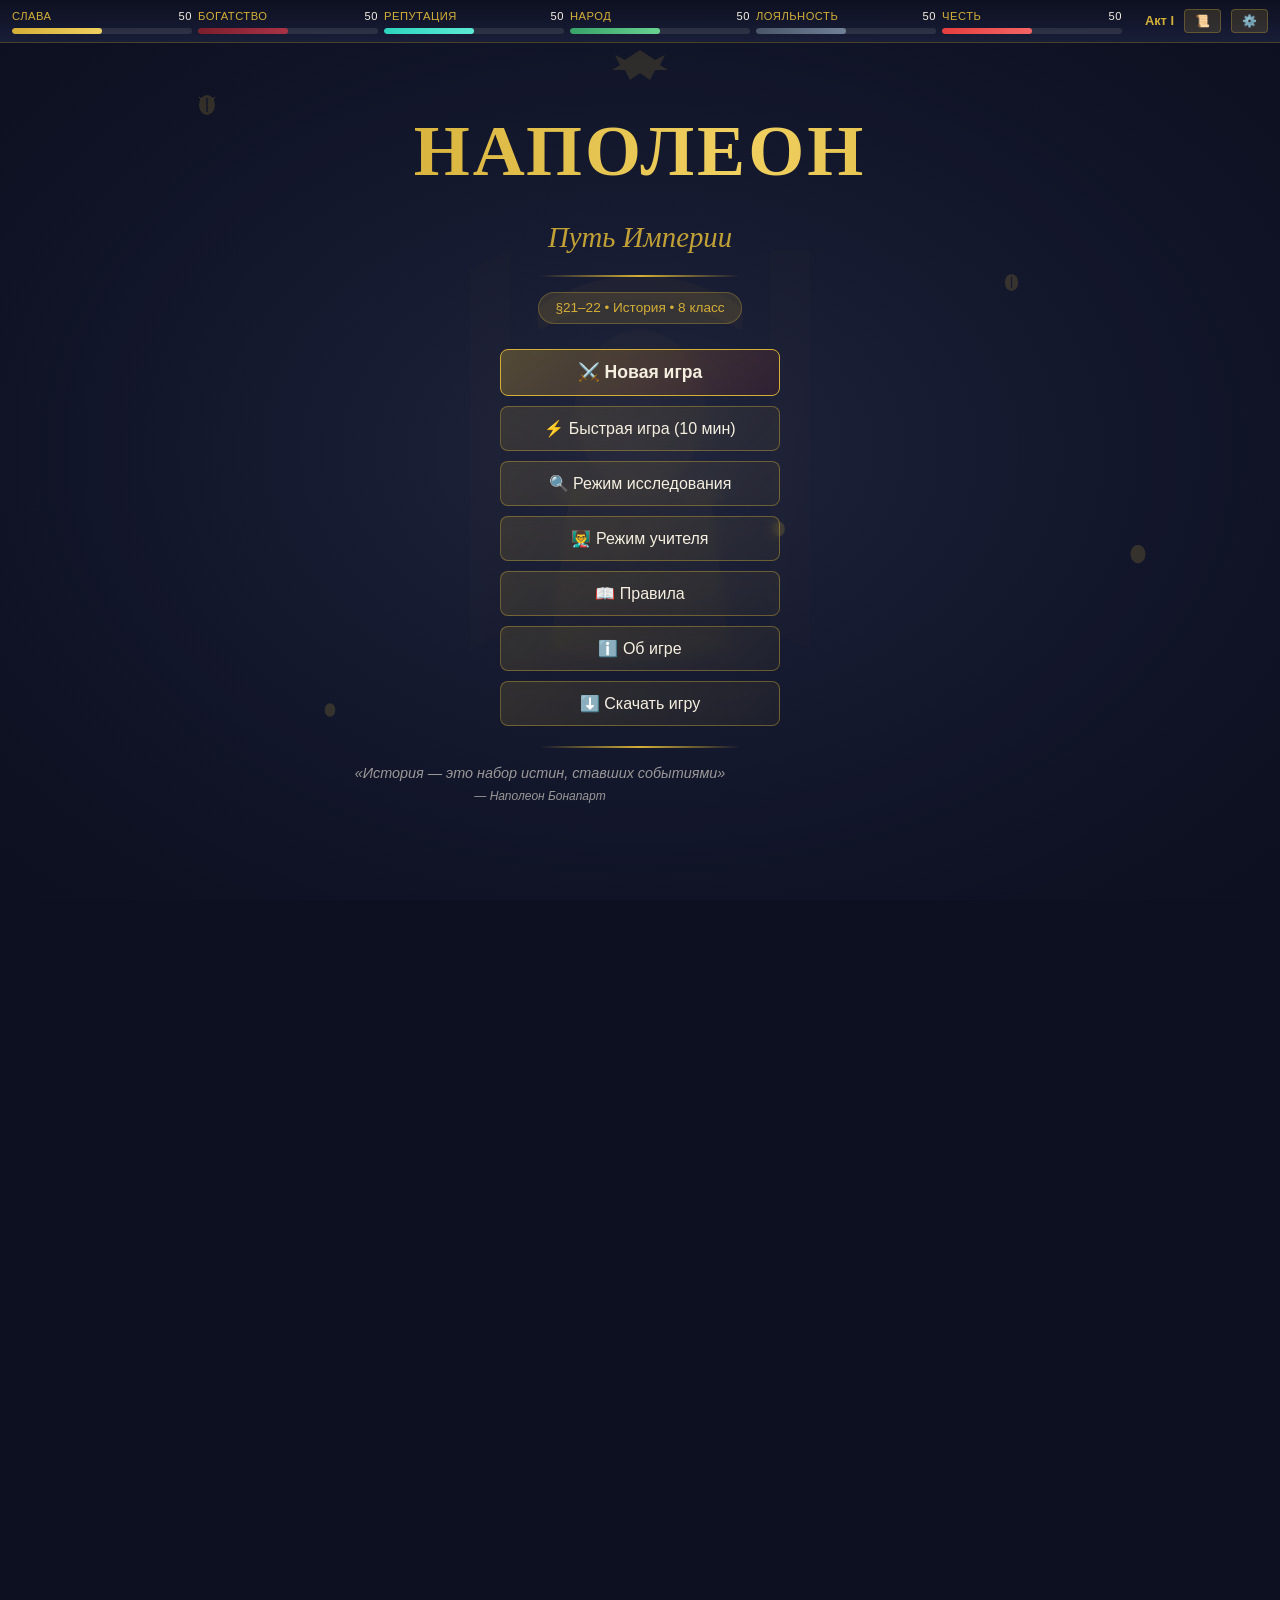
<file: public/napoleon-game.html>
<!DOCTYPE html>
<html lang="ru">
<head>
<meta charset="UTF-8">
<meta name="viewport" content="width=device-width, initial-scale=1.0">
<title>Наполеон: Путь Империи — §21-22, 8 класс</title>
<style>
/* ═══════════════ RESET & BASE ═══════════════ */
*,*::before,*::after{box-sizing:border-box;margin:0;padding:0}
:root{
--navy:#1a1f3a;--gold:#d4af37;--burgundy:#7b1e2b;--cream:#f5efe0;
--dark:#0d1020;--teal:#2dd4bf;--red:#e53e3e;--green:#38a169;
--font-head:Georgia,'Times New Roman',serif;
--font-body:'Segoe UI',Tahoma,Arial,sans-serif;
}
html,body{width:100%;height:100%;overflow:hidden;font-family:var(--font-body);font-size:16px;line-height:1.6;background:var(--dark);color:var(--cream)}
button{font-family:inherit;cursor:pointer;border:none;outline:none}
input,textarea{font-family:inherit;font-size:16px}
/* ═══════════════ ANIMATIONS ═══════════════ */
@keyframes fadeIn{from{opacity:0}to{opacity:1}}
@keyframes slideUp{from{opacity:0;transform:translateY(40px)}to{opacity:1;transform:translateY(0)}}
@keyframes popIn{from{opacity:0;transform:scale(.8)}to{opacity:1;transform:scale(1)}}
@keyframes glow{0%,100%{box-shadow:0 0 8px rgba(212,175,55,.4)}50%{box-shadow:0 0 20px rgba(212,175,55,.8)}}
@keyframes float{0%,100%{transform:translateY(0)}50%{transform:translateY(-10px)}}
@keyframes flicker{0%,100%{opacity:1}25%{opacity:.7}50%{opacity:.9}75%{opacity:.6}}
@keyframes march{0%{transform:translateX(-5px)}50%{transform:translateX(5px)}100%{transform:translateX(-5px)}}
@keyframes pulse{0%,100%{transform:scale(1)}50%{transform:scale(1.05)}}
@keyframes shake{0%,100%{transform:translateX(0)}20%{transform:translateX(-8px)}40%{transform:translateX(8px)}60%{transform:translateX(-4px)}80%{transform:translateX(4px)}}
@keyframes goldShimmer{0%{background-position:-200% center}100%{background-position:200% center}}
@keyframes beeFloat{0%,100%{transform:translateY(0) rotate(0deg)}25%{transform:translateY(-15px) rotate(5deg)}75%{transform:translateY(-8px) rotate(-3deg)}}
@keyframes eagleFly{0%{transform:translateX(-100px) translateY(20px)}50%{transform:translateX(50vw) translateY(-30px)}100%{transform:translateX(100vw) translateY(10px)}}
/* ═══════════════ SCREENS ═══════════════ */
.screen{display:none;width:100%;height:100%;position:absolute;top:0;left:0;overflow-y:auto;overflow-x:hidden}
.screen.active{display:block;animation:fadeIn .5s ease}
/* ═══════════════ PAPER TEXTURE BG ═══════════════ */
.paper-bg{background:linear-gradient(135deg,#1a1f3a 0%,#2a2f4a 50%,#1a1f3a 100%);position:relative}
.paper-bg::before{content:'';position:absolute;inset:0;background:repeating-linear-gradient(0deg,transparent,transparent 2px,rgba(245,239,224,.02) 2px,rgba(245,239,224,.02) 4px);pointer-events:none}
/* ═══════════════ MAIN MENU ═══════════════ */
#menu-screen{background:radial-gradient(ellipse at center,#2a2f4a 0%,#1a1f3a 60%,#0d1020 100%);display:flex;flex-direction:column;align-items:center;justify-content:center;text-align:center;padding:20px;position:relative;overflow:hidden}
.menu-portrait{position:absolute;top:50%;left:50%;transform:translate(-50%,-50%);opacity:.12;width:500px;height:600px;pointer-events:none}
.menu-overlay{position:absolute;inset:0;background:radial-gradient(ellipse at center,rgba(13,16,32,.3) 0%,rgba(13,16,32,.85) 100%);pointer-events:none}
.menu-bees{position:absolute;inset:0;pointer-events:none;overflow:hidden}
.menu-bee{position:absolute;animation:beeFloat 4s ease-in-infinite;opacity:.3}
.menu-bee:nth-child(1){top:10%;left:15%;animation-delay:0s}
.menu-bee:nth-child(2){top:30%;right:20%;animation-delay:1s}
.menu-bee:nth-child(3){bottom:20%;left:25%;animation-delay:2s}
.menu-bee:nth-child(4){top:60%;right:10%;animation-delay:.5s}
.menu-bee:nth-child(5){bottom:40%;left:60%;animation-delay:1.5s}
.menu-eagle{position:absolute;top:5%;animation:eagleFly 12s linear infinite;opacity:.15;pointer-events:none}
.menu-content{position:relative;z-index:2;max-width:600px;width:100%}
.menu-title{font-family:var(--font-head);font-size:clamp(2.5rem,8vw,4.5rem);font-weight:bold;background:linear-gradient(90deg,#d4af37,#f0d060,#d4af37,#b8942e);background-size:200% auto;-webkit-background-clip:text;-webkit-text-fill-color:transparent;background-clip:text;animation:goldShimmer 3s linear infinite;text-shadow:none;letter-spacing:3px;margin-bottom:5px}
.menu-subtitle{font-family:var(--font-head);font-size:clamp(1.2rem,4vw,1.8rem);color:var(--gold);font-style:italic;opacity:.9;margin-bottom:8px}
.menu-theme{display:inline-block;background:rgba(212,175,55,.15);border:1px solid rgba(212,175,55,.3);border-radius:20px;padding:4px 16px;font-size:.85rem;color:var(--gold);margin-bottom:25px}
.menu-buttons{display:flex;flex-direction:column;gap:10px;align-items:center;margin-bottom:20px}
.menu-btn{background:linear-gradient(135deg,rgba(212,175,55,.15),rgba(212,175,55,.05));border:1px solid rgba(212,175,55,.4);color:var(--cream);padding:12px 32px;border-radius:8px;font-size:1rem;width:280px;max-width:90%;transition:all .3s;backdrop-filter:blur(4px);text-align:center}
.menu-btn:hover{background:linear-gradient(135deg,rgba(212,175,55,.3),rgba(212,175,55,.1));border-color:var(--gold);animation:glow 1.5s infinite;transform:translateY(-2px)}
.menu-btn.primary{background:linear-gradient(135deg,rgba(212,175,55,.3),rgba(123,30,43,.2));border-color:var(--gold);font-weight:bold;font-size:1.1rem}
.menu-quote{font-style:italic;color:rgba(245,239,224,.6);font-size:.9rem;max-width:400px;margin-top:10px;line-height:1.5}
.menu-ornament{width:200px;height:2px;background:linear-gradient(90deg,transparent,var(--gold),transparent);margin:15px auto}
/* ═══════════════ CHARACTER CREATION ═══════════════ */
#create-screen{padding:20px;display:flex;flex-direction:column;align-items:center;justify-content:flex-start;padding-top:40px}
.create-card{background:rgba(26,31,58,.9);border:1px solid rgba(212,175,55,.3);border-radius:12px;padding:30px;max-width:600px;width:100%;animation:slideUp .6s ease}
.create-card h2{font-family:var(--font-head);color:var(--gold);font-size:1.8rem;text-align:center;margin-bottom:20px}
.form-group{margin-bottom:20px}
.form-group label{display:block;color:var(--gold);font-size:.95rem;margin-bottom:6px;font-weight:600}
.form-group input[type="text"]{width:100%;padding:10px 14px;background:rgba(245,239,224,.08);border:1px solid rgba(212,175,55,.3);border-radius:6px;color:var(--cream);font-size:1rem}
.form-group input:focus{border-color:var(--gold);outline:none;box-shadow:0 0 8px rgba(212,175,55,.3)}
.role-cards,.origin-cards{display:grid;grid-template-columns:repeat(auto-fit,minmax(160px,1fr));gap:10px}
.role-card,.origin-card{background:rgba(245,239,224,.05);border:2px solid rgba(212,175,55,.2);border-radius:8px;padding:14px;cursor:pointer;transition:all .3s;text-align:center}
.role-card:hover,.origin-card:hover{border-color:rgba(212,175,55,.5);background:rgba(245,239,224,.1)}
.role-card.selected,.origin-card.selected{border-color:var(--gold);background:rgba(212,175,55,.15);box-shadow:0 0 12px rgba(212,175,55,.3)}
.role-card h4,.origin-card h4{color:var(--gold);margin-bottom:4px;font-size:.95rem}
.role-card p,.origin-card p{font-size:.8rem;color:rgba(245,239,224,.7);line-height:1.4}
.btn-start{display:block;margin:20px auto 0;background:linear-gradient(135deg,var(--gold),#b8942e);color:var(--navy);padding:14px 40px;border-radius:8px;font-size:1.1rem;font-weight:bold;transition:all .3s}
.btn-start:hover{transform:translateY(-2px);box-shadow:0 4px 15px rgba(212,175,55,.4)}
.btn-start:disabled{opacity:.5;cursor:not-allowed;transform:none}
/* ═══════════════ GAME SCREEN ═══════════════ */
#game-screen{display:flex;flex-direction:column;height:100%}
.hud{background:linear-gradient(180deg,rgba(13,16,32,.95),rgba(26,31,58,.9));border-bottom:1px solid rgba(212,175,55,.3);padding:8px 12px;display:flex;flex-wrap:wrap;gap:6px;align-items:center;z-index:10;min-height:auto}
.hud-stat{flex:1;min-width:100px;max-width:180px}
.hud-stat-label{font-size:.7rem;color:var(--gold);text-transform:uppercase;letter-spacing:.5px;margin-bottom:2px;display:flex;justify-content:space-between}
.hud-stat-label span:last-child{color:var(--cream)}
.hud-bar{height:6px;background:rgba(245,239,224,.1);border-radius:3px;overflow:hidden}
.hud-bar-fill{height:100%;border-radius:3px;transition:width .5s ease}
.hud-bar-fill.gold{background:linear-gradient(90deg,#d4af37,#f0d060)}
.hud-bar-fill.burgundy{background:linear-gradient(90deg,#7b1e2b,#a83246)}
.hud-bar-fill.teal{background:linear-gradient(90deg,#2dd4bf,#5eead4)}
.hud-bar-fill.red{background:linear-gradient(90deg,#e53e3e,#f56565)}
.hud-bar-fill.green{background:linear-gradient(90deg,#38a169,#68d391)}
.hud-bar-fill.navy{background:linear-gradient(90deg,#4a5568,#718096)}
.hud-info{display:flex;gap:10px;align-items:center;margin-left:auto;font-size:.8rem}
.hud-act{color:var(--gold);font-weight:bold}
.hud-btn{background:rgba(212,175,55,.15);border:1px solid rgba(212,175,55,.3);color:var(--cream);padding:4px 10px;border-radius:4px;font-size:.75rem;transition:all .2s}
.hud-btn:hover{background:rgba(212,175,55,.3)}
.game-content{flex:1;overflow-y:auto;padding:20px;display:flex;flex-direction:column;align-items:center}
.scene-card{background:rgba(26,31,58,.85);border:1px solid rgba(212,175,55,.2);border-radius:12px;padding:24px;max-width:700px;width:100%;animation:slideUp .5s ease}
.scene-title{font-family:var(--font-head);color:var(--gold);font-size:1.5rem;margin-bottom:15px;text-align:center}
.scene-svg{width:100%;max-width:400px;margin:0 auto 15px;display:block;animation:float 4s ease-in-out infinite}
.scene-text{color:var(--cream);font-size:1rem;line-height:1.7;margin-bottom:20px}
.scene-text p{margin-bottom:12px;text-indent:1.5em}
.choices{display:flex;flex-direction:column;gap:10px;margin-bottom:15px}
.choice-btn{background:rgba(245,239,224,.06);border:1px solid rgba(212,175,55,.25);color:var(--cream);padding:14px 18px;border-radius:8px;text-align:left;font-size:.95rem;line-height:1.5;transition:all .3s;cursor:pointer}
.choice-btn:hover{background:rgba(212,175,55,.12);border-color:var(--gold);transform:translateX(4px)}
.choice-btn.correct-chosen{background:rgba(56,161,105,.2);border-color:var(--green)}
.choice-btn.wrong-chosen{background:rgba(229,62,62,.15);border-color:var(--red);animation:shake .5s}
.history-comment{background:rgba(212,175,55,.08);border-left:3px solid var(--gold);padding:12px 16px;border-radius:0 8px 8px 0;margin-top:15px;font-size:.9rem;color:rgba(245,239,224,.85);animation:fadeIn .5s}
.history-comment strong{color:var(--gold)}
/* ═══════════════ MINI-GAMES ═══════════════ */
.minigame-overlay{position:fixed;inset:0;background:rgba(13,16,32,.95);z-index:100;display:flex;align-items:center;justify-content:center;padding:20px;animation:fadeIn .3s}
.minigame-card{background:rgba(26,31,58,.95);border:2px solid rgba(212,175,55,.4);border-radius:16px;padding:30px;max-width:650px;width:100%;max-height:90vh;overflow-y:auto;animation:popIn .4s}
.minigame-card h2{font-family:var(--font-head);color:var(--gold);text-align:center;margin-bottom:15px;font-size:1.4rem}
.minigame-card p{margin-bottom:12px;line-height:1.6}
.mg-options{display:flex;flex-direction:column;gap:8px;margin:15px 0}
.mg-option{background:rgba(245,239,224,.06);border:1px solid rgba(212,175,55,.2);padding:12px 16px;border-radius:8px;cursor:pointer;transition:all .3s;color:var(--cream)}
.mg-option:hover{background:rgba(212,175,55,.12);border-color:var(--gold)}
.mg-option.selected{border-color:var(--gold);background:rgba(212,175,55,.2)}
.mg-option.correct{border-color:var(--green);background:rgba(56,161,105,.2)}
.mg-option.wrong{border-color:var(--red);background:rgba(229,62,62,.15)}
.mg-btn{background:linear-gradient(135deg,var(--gold),#b8942e);color:var(--navy);padding:10px 24px;border-radius:6px;font-weight:bold;font-size:1rem;margin-top:10px;display:inline-block}
.mg-btn:hover{box-shadow:0 2px 10px rgba(212,175,55,.4)}
/* Drag & Drop for Vienna */
.dnd-container{display:flex;flex-wrap:wrap;gap:10px;justify-content:center;margin:15px 0}
.dnd-item{background:rgba(212,175,55,.15);border:1px solid var(--gold);padding:8px 14px;border-radius:6px;cursor:grab;font-size:.9rem;user-select:none;touch-action:none}
.dnd-item:active{cursor:grabbing}
.dnd-zones{display:grid;grid-template-columns:repeat(auto-fit,minmax(140px,1fr));gap:10px;margin:15px 0}
.dnd-zone{background:rgba(245,239,224,.05);border:2px dashed rgba(212,175,55,.3);border-radius:8px;padding:10px;min-height:60px;text-align:center;transition:all .3s}
.dnd-zone.drag-over{border-color:var(--gold);background:rgba(212,175,55,.1)}
.dnd-zone-label{font-size:.8rem;color:var(--gold);margin-bottom:5px;font-weight:bold}
.dnd-zone .dnd-item{font-size:.8rem;padding:5px 10px;margin:3px}
/* Timeline */
.timeline-slots{display:flex;flex-direction:column;gap:6px;margin:15px 0}
.timeline-slot{background:rgba(245,239,224,.05);border:1px solid rgba(212,175,55,.2);padding:10px 14px;border-radius:6px;display:flex;align-items:center;gap:10px;cursor:grab;user-select:none;touch-action:none;transition:all .2s}
.timeline-slot:active{cursor:grabbing}
.timeline-slot .slot-num{background:var(--gold);color:var(--navy);width:24px;height:24px;border-radius:50%;display:flex;align-items:center;justify-content:center;font-size:.8rem;font-weight:bold;flex-shrink:0}
.timeline-slot.correct-pos{border-color:var(--green);background:rgba(56,161,105,.1)}
.timeline-slot.wrong-pos{border-color:var(--red);background:rgba(229,62,62,.1)}
/* ═══════════════ ENDING SCREEN ═══════════════ */
#ending-screen{padding:20px;display:flex;flex-direction:column;align-items:center;justify-content:flex-start;padding-top:30px}
.ending-card{background:rgba(26,31,58,.9);border:2px solid rgba(212,175,55,.4);border-radius:16px;padding:30px;max-width:650px;width:100%;text-align:center;animation:popIn .6s}
.ending-card h2{font-family:var(--font-head);color:var(--gold);font-size:2rem;margin-bottom:10px}
.ending-type{color:var(--teal);font-size:1.1rem;font-style:italic;margin-bottom:20px}
.ending-stats{display:grid;grid-template-columns:1fr 1fr;gap:8px;margin:20px 0;text-align:left}
.ending-stat{background:rgba(245,239,224,.05);padding:8px 12px;border-radius:6px}
.ending-stat-label{font-size:.75rem;color:var(--gold)}
.ending-stat-value{font-size:1rem;color:var(--cream);font-weight:bold}
.ending-grade{font-size:2.5rem;color:var(--gold);font-family:var(--font-head);margin:15px 0}
.ending-buttons{display:flex;flex-wrap:wrap;gap:10px;justify-content:center;margin-top:20px}
.ending-btn{background:rgba(212,175,55,.15);border:1px solid rgba(212,175,55,.4);color:var(--cream);padding:10px 20px;border-radius:8px;font-size:.95rem;transition:all .3s}
.ending-btn:hover{background:rgba(212,175,55,.3);border-color:var(--gold)}
.ending-btn.primary{background:linear-gradient(135deg,var(--gold),#b8942e);color:var(--navy);font-weight:bold}
/* ═══════════════ TEACHER MODE ═══════════════ */
#teacher-screen{padding:20px;overflow-y:auto}
.teacher-login{max-width:400px;margin:80px auto;text-align:center}
.teacher-login h2{font-family:var(--font-head);color:var(--gold);margin-bottom:20px}
.teacher-login input{width:100%;padding:12px;background:rgba(245,239,224,.08);border:1px solid rgba(212,175,55,.3);border-radius:6px;color:var(--cream);margin-bottom:15px;text-align:center;font-size:1.1rem}
.teacher-panel{max-width:900px;margin:0 auto}
.teacher-tabs{display:flex;gap:5px;margin-bottom:20px}
.teacher-tab{background:rgba(245,239,224,.06);border:1px solid rgba(212,175,55,.2);color:var(--cream);padding:10px 20px;border-radius:8px 8px 0 0;transition:all .2s;font-size:.9rem}
.teacher-tab.active{background:rgba(212,175,55,.15);border-color:var(--gold);color:var(--gold)}
.teacher-content{background:rgba(26,31,58,.8);border:1px solid rgba(212,175,55,.2);border-radius:0 12px 12px 12px;padding:20px}
.teacher-content h3{color:var(--gold);font-family:var(--font-head);margin-bottom:15px}
.scale-table{width:100%;border-collapse:collapse;font-size:.85rem}
.scale-table th{background:rgba(212,175,55,.15);color:var(--gold);padding:8px;text-align:left;border:1px solid rgba(212,175,55,.2)}
.scale-table td{padding:8px;border:1px solid rgba(245,239,224,.1);vertical-align:top}
.scale-table tr:nth-child(even){background:rgba(245,239,224,.03)}
.student-card{background:rgba(245,239,224,.05);border:1px solid rgba(212,175,55,.2);border-radius:8px;padding:15px;margin-bottom:12px}
.student-card h4{color:var(--gold);margin-bottom:8px}
.student-choices{font-size:.85rem;margin:8px 0}
.student-choice{padding:4px 8px;margin:3px 0;border-radius:4px}
.student-choice.correct{background:rgba(56,161,105,.15);border-left:3px solid var(--green)}
.student-choice.wrong{background:rgba(229,62,62,.1);border-left:3px solid var(--red)}
.teacher-grade-input{display:flex;gap:8px;align-items:center;margin-top:10px}
.teacher-grade-input select,.teacher-grade-input input{padding:6px 10px;background:rgba(245,239,224,.08);border:1px solid rgba(212,175,55,.3);border-radius:4px;color:var(--cream)}
.teacher-actions{display:flex;gap:10px;flex-wrap:wrap;margin:15px 0}
.teacher-actions button{background:rgba(212,175,55,.15);border:1px solid rgba(212,175,55,.3);color:var(--cream);padding:8px 16px;border-radius:6px;font-size:.85rem;transition:all .2s}
.teacher-actions button:hover{background:rgba(212,175,55,.3)}
/* ═══════════════ RULES/ABOUT ═══════════════ */
#rules-screen,#about-screen{padding:30px;display:flex;flex-direction:column;align-items:center}
.info-card{background:rgba(26,31,58,.9);border:1px solid rgba(212,175,55,.2);border-radius:12px;padding:30px;max-width:650px;width:100%;animation:slideUp .5s}
.info-card h2{font-family:var(--font-head);color:var(--gold);text-align:center;margin-bottom:20px}
.info-card p,.info-card li{margin-bottom:10px;line-height:1.7}
.info-card ul{padding-left:20px}
.back-btn{background:rgba(212,175,55,.15);border:1px solid rgba(212,175,55,.3);color:var(--cream);padding:10px 24px;border-radius:8px;margin-top:20px;transition:all .3s}
.back-btn:hover{background:rgba(212,175,55,.3)}
/* ═══════════════ SETTINGS ═══════════════ */
.settings-row{display:flex;justify-content:space-between;align-items:center;padding:10px 0;border-bottom:1px solid rgba(245,239,224,.1)}
.settings-row label{color:var(--cream);font-size:.95rem}
.toggle{width:44px;height:24px;background:rgba(245,239,224,.15);border-radius:12px;position:relative;cursor:pointer;transition:all .3s}
.toggle.on{background:rgba(212,175,55,.5)}
.toggle::after{content:'';position:absolute;top:2px;left:2px;width:20px;height:20px;background:var(--cream);border-radius:50%;transition:all .3s}
.toggle.on::after{left:22px;background:var(--gold)}
/* ═══════════════ RESPONSIVE ═══════════════ */
@media(max-width:600px){
.hud{padding:6px 8px;gap:4px}
.hud-stat{min-width:80px}
.scene-card{padding:16px}
.menu-title{letter-spacing:1px}
.ending-stats{grid-template-columns:1fr}
.role-cards,.origin-cards{grid-template-columns:1fr}
}
/* ═══════════════ REDUCED MOTION ═══════════════ */
@media(prefers-reduced-motion:reduce){
*{animation-duration:.01ms!important;transition-duration:.01ms!important}
}
.reduced-motion *{animation-duration:.01ms!important;transition-duration:.01ms!important}
/* ═══════════════ SCROLLBAR ═══════════════ */
::-webkit-scrollbar{width:6px}
::-webkit-scrollbar-track{background:rgba(26,31,58,.5)}
::-webkit-scrollbar-thumb{background:rgba(212,175,55,.3);border-radius:3px}
::-webkit-scrollbar-thumb:hover{background:rgba(212,175,55,.5)}
/* ═══════════════ PROPAGANDA MINI-GAME ═══════════════ */
.propaganda-canvas{width:280px;height:350px;margin:15px auto;border:3px solid var(--gold);border-radius:8px;background:rgba(245,239,224,.05);position:relative;overflow:hidden}
.propaganda-element{position:absolute;transition:all .3s;cursor:pointer}
.propaganda-element.selected{filter:drop-shadow(0 0 8px var(--gold))}
.propaganda-controls{display:flex;flex-wrap:wrap;gap:8px;justify-content:center;margin:10px 0}
.propaganda-opt{background:rgba(245,239,224,.06);border:1px solid rgba(212,175,55,.2);padding:8px 12px;border-radius:6px;cursor:pointer;font-size:.85rem;transition:all .2s;color:var(--cream)}
.propaganda-opt:hover{border-color:var(--gold)}
.propaganda-opt.active{background:rgba(212,175,55,.2);border-color:var(--gold);color:var(--gold)}
/* Economy mini-game */
.economy-grid{display:grid;grid-template-columns:1fr 1fr;gap:10px;margin:15px 0}
.economy-item{background:rgba(245,239,224,.05);border:1px solid rgba(212,175,55,.2);border-radius:8px;padding:12px;text-align:center}
.economy-item h4{color:var(--gold);font-size:.9rem;margin-bottom:5px}
.economy-item .value{font-size:1.3rem;font-weight:bold;color:var(--cream)}
.economy-slider{width:100%;margin:5px 0;accent-color:var(--gold)}
</style>
</head>
<body>
<!-- ═══════════════ MENU SCREEN ═══════════════ -->
<div id="menu-screen" class="screen active">
<div class="menu-portrait">
<svg viewBox="0 0 500 600" xmlns="http://www.w3.org/2000/svg">
<!-- Napoleon silhouette portrait -->
<defs><linearGradient id="goldGrad" x1="0%" y1="0%" x2="100%" y2="100%"><stop offset="0%" stop-color="#d4af37"/><stop offset="100%" stop-color="#b8942e"/></linearGradient></defs>
<rect width="500" height="600" fill="none"/>
<!-- Hat -->
<path d="M150 180 Q250 120 350 180 Q360 160 340 150 Q250 100 160 150 Q140 160 150 180Z" fill="url(#goldGrad)" opacity=".6"/>
<!-- Face -->
<ellipse cx="250" cy="260" rx="65" ry="80" fill="url(#goldGrad)" opacity=".4"/>
<!-- Collar/uniform -->
<path d="M180 340 Q250 320 320 340 L340 500 Q250 520 160 500Z" fill="url(#goldGrad)" opacity=".5"/>
<!-- Hand in coat -->
<path d="M220 380 Q240 400 260 380 Q250 420 230 420Z" fill="url(#goldGrad)" opacity=".3"/>
<!-- Epaulettes -->
<ellipse cx="185" cy="345" rx="20" ry="10" fill="url(#goldGrad)" opacity=".5"/>
<ellipse cx="315" cy="345" rx="20" ry="10" fill="url(#goldGrad)" opacity=".5"/>
<!-- Medal -->
<circle cx="230" cy="400" r="8" fill="url(#goldGrad)" opacity=".6"/>
<!-- Banner behind -->
<path d="M380 100 L420 100 L420 500 L380 480Z" fill="url(#goldGrad)" opacity=".2"/>
<path d="M80 120 L120 100 L120 480 L80 500Z" fill="url(#goldGrad)" opacity=".2"/>
</svg>
</div>
<div class="menu-overlay"></div>
<div class="menu-bees">
<svg class="menu-bee" width="30" height="30" viewBox="0 0 30 30"><ellipse cx="15" cy="15" rx="8" ry="10" fill="#d4af37" opacity=".6"/><path d="M10 10 Q5 5 8 8" stroke="#d4af37" fill="none" stroke-width="1"/><path d="M20 10 Q25 5 22 8" stroke="#d4af37" fill="none" stroke-width="1"/><line x1="15" y1="8" x2="15" y2="22" stroke="#1a1f3a" stroke-width="1.5"/><line x1="15" y1="12" x2="15" y2="12" stroke="#1a1f3a" stroke-width="8" stroke-dasharray="2 3"/></svg>
<svg class="menu-bee" width="25" height="25" viewBox="0 0 30 30"><ellipse cx="15" cy="15" rx="8" ry="10" fill="#d4af37" opacity=".6"/><line x1="15" y1="8" x2="15" y2="22" stroke="#1a1f3a" stroke-width="1.5"/></svg>
<svg class="menu-bee" width="20" height="20" viewBox="0 0 30 30"><ellipse cx="15" cy="15" rx="8" ry="10" fill="#d4af37" opacity=".6"/></svg>
<svg class="menu-bee" width="28" height="28" viewBox="0 0 30 30"><ellipse cx="15" cy="15" rx="8" ry="10" fill="#d4af37" opacity=".6"/></svg>
<svg class="menu-bee" width="22" height="22" viewBox="0 0 30 30"><ellipse cx="15" cy="15" rx="8" ry="10" fill="#d4af37" opacity=".6"/></svg>
</div>
<svg class="menu-eagle" width="60" height="40" viewBox="0 0 60 40"><path d="M30 5 L45 15 L55 10 L50 20 L58 25 L45 25 L40 35 L30 28 L20 35 L15 25 L2 25 L10 20 L5 10 L15 15Z" fill="#d4af37"/></svg>
<div class="menu-content">
<div class="menu-title">НАПОЛЕОН</div>
<div class="menu-subtitle">Путь Империи</div>
<div class="menu-ornament"></div>
<div class="menu-theme">§21–22 • История • 8 класс</div>
<div class="menu-buttons">
<button class="menu-btn primary" onclick="startNewGame()">⚔️ Новая игра</button>
<button class="menu-btn" onclick="startQuickGame()">⚡ Быстрая игра (10 мин)</button>
<button class="menu-btn" onclick="startExploreMode()">🔍 Режим исследования</button>
<button class="menu-btn" id="continue-btn" onclick="continueGame()" style="display:none">📜 Продолжить</button>
<button class="menu-btn" onclick="showScreen('teacher-screen')">👨‍🏫 Режим учителя</button>
<button class="menu-btn" onclick="showScreen('rules-screen')">📖 Правила</button>
<button class="menu-btn" onclick="showScreen('about-screen')">ℹ️ Об игре</button>
<button class="menu-btn" onclick="downloadGame()">⬇️ Скачать игру</button>
</div>
<div class="menu-ornament"></div>
<div class="menu-quote">«История — это набор истин, ставших событиями»<br><small>— Наполеон Бонапарт</small></div>
</div>
</div>

<!-- ═══════════════ CREATE CHARACTER ═══════════════ -->
<div id="create-screen" class="screen paper-bg">
<div class="create-card">
<h2>⚜️ Создание персонажа</h2>
<div class="form-group">
<label>Ваше имя:</label>
<input type="text" id="char-name" placeholder="Введите имя..." maxlength="30">
</div>
<div class="form-group">
<label>Ваша роль:</label>
<div class="role-cards">
<div class="role-card" data-role="officer" onclick="selectRole(this)">
<h4>⚔️ Офицер</h4>
<p>Молодой офицер армии Наполеона. Бонус: военная слава. Участие в битвах.</p>
</div>
<div class="role-card" data-role="official" onclick="selectRole(this)">
<h4>📋 Чиновник</h4>
<p>Чиновник в правительстве Империи. Бонус: политическое влияние. Реформы изнутри.</p>
</div>
<div class="role-card" data-role="diplomat" onclick="selectRole(this)">
<h4>🕊️ Дипломат</h4>
<p>Дипломат при дворе Наполеона. Бонус: дипломатический вес. Переговоры и союзы.</p>
</div>
</div>
</div>
<div class="form-group">
<label>Происхождение:</label>
<div class="origin-cards">
<div class="origin-card" data-origin="noble" onclick="selectOrigin(this)">
<h4>🏰 Дворянство</h4>
<p>Стартовый бонус репутации при дворе. Легитимность происхождения.</p>
</div>
<div class="origin-card" data-origin="bourgeois" onclick="selectOrigin(this)">
<h4>💰 Буржуазия</h4>
<p>Стартовый бонус богатства. Связи в торговой среде.</p>
</div>
<div class="origin-card" data-origin="common" onclick="selectOrigin(this)">
<h4>🌾 Простолюдин</h4>
<p>Стартовый бонус народной поддержки. Карьера благодаря заслугам.</p>
</div>
</div>
</div>
<button class="btn-start" id="btn-begin" onclick="beginGame()" disabled>Начать путь →</button>
</div>
</div>

<!-- ═══════════════ GAME SCREEN ═══════════════ -->
<div id="game-screen" class="screen">
<div class="hud" id="hud">
<div class="hud-stat"><div class="hud-stat-label"><span id="main-res-label">Слава</span><span id="main-res-val">50</span></div><div class="hud-bar"><div class="hud-bar-fill gold" id="main-res-bar" style="width:50%"></div></div></div>
<div class="hud-stat"><div class="hud-stat-label"><span>Богатство</span><span id="wealth-val">50</span></div><div class="hud-bar"><div class="hud-bar-fill burgundy" id="wealth-bar" style="width:50%"></div></div></div>
<div class="hud-stat"><div class="hud-stat-label"><span>Репутация</span><span id="rep-val">50</span></div><div class="hud-bar"><div class="hud-bar-fill teal" id="rep-bar" style="width:50%"></div></div></div>
<div class="hud-stat"><div class="hud-stat-label"><span>Народ</span><span id="people-val">50</span></div><div class="hud-bar"><div class="hud-bar-fill green" id="people-bar" style="width:50%"></div></div></div>
<div class="hud-stat"><div class="hud-stat-label"><span>Лояльность</span><span id="loyalty-val">50</span></div><div class="hud-bar"><div class="hud-bar-fill navy" id="loyalty-bar" style="width:50%"></div></div></div>
<div class="hud-stat"><div class="hud-stat-label"><span>Честь</span><span id="honor-val">50</span></div><div class="hud-bar"><div class="hud-bar-fill red" id="honor-bar" style="width:50%"></div></div></div>
<div class="hud-info">
<span class="hud-act" id="hud-act">Акт I</span>
<button class="hud-btn" onclick="toggleJournal()">📜</button>
<button class="hud-btn" onclick="showSettings()">⚙️</button>
</div>
</div>
<div class="game-content" id="game-content">
<!-- Scene content injected here -->
</div>
</div>

<!-- ═══════════════ ENDING SCREEN ═══════════════ -->
<div id="ending-screen" class="screen paper-bg">
<div class="ending-card" id="ending-card">
<!-- Filled by JS -->
</div>
</div>

<!-- ═══════════════ TEACHER SCREEN ═══════════════ -->
<div id="teacher-screen" class="screen paper-bg">
<div class="teacher-login" id="teacher-login">
<h2>👨‍🏫 Режим учителя</h2>
<p style="margin-bottom:15px;color:rgba(245,239,224,.7)">Введите пароль для доступа</p>
<input type="password" id="teacher-pass" placeholder="Пароль..." onkeydown="if(event.key==='Enter')teacherLogin()">
<br>
<button class="menu-btn" onclick="teacherLogin()">Войти</button>
<br><br>
<button class="back-btn" onclick="showScreen('menu-screen')">← Назад в меню</button>
</div>
<div class="teacher-panel" id="teacher-panel" style="display:none">
<div class="teacher-tabs">
<button class="teacher-tab active" onclick="showTeacherTab('scale')">📊 Шкала ответов</button>
<button class="teacher-tab" onclick="showTeacherTab('students')">👥 Ученики</button>
</div>
<div class="teacher-content" id="teacher-content">
<!-- Filled by JS -->
</div>
<div style="margin-top:15px;text-align:center">
<button class="back-btn" onclick="showScreen('menu-screen')">← В меню</button>
</div>
</div>
</div>

<!-- ═══════════════ RULES SCREEN ═══════════════ -->
<div id="rules-screen" class="screen paper-bg">
<div class="info-card">
<h2>📖 Правила игры</h2>
<p><strong style="color:var(--gold)">«Наполеон: Путь Империи»</strong> — сюжетная историческая игра по материалам §21–22 учебника для 8 класса.</p>
<ul>
<li><strong>Создайте персонажа</strong> — выберите имя, роль и происхождение. Каждая роль открывает уникальные возможности.</li>
<li><strong>Проживайте события</strong> — 5 актов, от переворота 1799 года до Венского конгресса 1815 года.</li>
<li><strong>Делайте выборы</strong> — в каждой сцене 2–4 варианта. Есть исторически верные решения — они дают бонусы.</li>
<li><strong>Следите за ресурсами</strong> — 6 характеристик определяют вашу концовку.</li>
<li><strong>Проходите мини-игры</strong> — 5 интерактивных заданий закрепляют материал.</li>
<li><strong>Получите оценку</strong> — система автоматически оценит ваши знания по 5-балльной шкале.</li>
</ul>
<p><strong style="color:var(--teal)">Режимы:</strong></p>
<ul>
<li><strong>Новая игра</strong> — полное прохождение (20–30 мин)</li>
<li><strong>Быстрая игра</strong> — ключевые сцены (~10 мин)</li>
<li><strong>Исследование</strong> — без ограничений, с подсказками</li>
</ul>
<button class="back-btn" onclick="showScreen('menu-screen')">← Назад</button>
</div>
</div>

<!-- ═══════════════ ABOUT SCREEN ═══════════════ -->
<div id="about-screen" class="screen paper-bg">
<div class="info-card">
<h2>ℹ️ Об игре</h2>
<p><strong style="color:var(--gold)">«Наполеон: Путь Империи»</strong></p>
<p>Обучающая браузерная игра по истории для 8 класса.</p>
<p><strong>Тема:</strong> Империя Наполеона Бонапарта: от триумфа до краха (§21–22)</p>
<p><strong>Жанр:</strong> Сюжетная историческая стратегия + интерактивная новелла</p>
<p><strong>Технологии:</strong> HTML + CSS + JavaScript, без внешних зависимостей.</p>
<p><strong>Автор:</strong> Создано как учебное пособие.</p>
<p style="color:var(--gold);font-style:italic;margin-top:15px">«Я и есть Французская революция» — Наполеон</p>
<button class="back-btn" onclick="showScreen('menu-screen')">← Назад</button>
</div>
</div>

<!-- ═══════════════ JOURNAL MODAL ═══════════════ -->
<div id="journal-modal" style="display:none;position:fixed;inset:0;background:rgba(13,16,32,.9);z-index:50;padding:20px;overflow-y:auto" onclick="if(event.target===this)toggleJournal()">
<div style="max-width:500px;margin:40px auto;background:rgba(26,31,58,.95);border:1px solid rgba(212,175,55,.3);border-radius:12px;padding:24px">
<h3 style="color:var(--gold);font-family:var(--font-head);margin-bottom:15px">📜 Журнал решений</h3>
<div id="journal-content" style="font-size:.9rem;line-height:1.6"></div>
<button class="back-btn" onclick="toggleJournal()" style="margin-top:15px">Закрыть</button>
</div>
</div>

<!-- ═══════════════ SETTINGS MODAL ═══════════════ -->
<div id="settings-modal" style="display:none;position:fixed;inset:0;background:rgba(13,16,32,.9);z-index:50;padding:20px;overflow-y:auto" onclick="if(event.target===this)showSettings()">
<div style="max-width:400px;margin:40px auto;background:rgba(26,31,58,.95);border:1px solid rgba(212,175,55,.3);border-radius:12px;padding:24px">
<h3 style="color:var(--gold);font-family:var(--font-head);margin-bottom:15px">⚙️ Настройки</h3>
<div class="settings-row"><label>Звуки</label><div class="toggle on" id="toggle-sound" onclick="toggleSetting('sound')"></div></div>
<div class="settings-row"><label>Уменьшенная анимация</label><div class="toggle" id="toggle-motion" onclick="toggleSetting('motion')"></div></div>
<div class="settings-row"><label>Скорость текста</label><select id="text-speed" style="padding:4px 8px;background:rgba(245,239,224,.08);border:1px solid rgba(212,175,55,.3);border-radius:4px;color:var(--cream)"><option value="normal">Обычная</option><option value="fast">Быстрая</option><option value="slow">Медленная</option></select></div>
<button class="back-btn" onclick="showSettings()" style="margin-top:15px">Закрыть</button>
</div>
</div>

<!-- ═══════════════ MINIGAME CONTAINER ═══════════════ -->
<div id="minigame-container"></div>

<script>
/* ═══════════════════════════════════════════════════════════
   GAME ENGINE — Napoleon: Path of the Empire
   ═══════════════════════════════════════════════════════════ */

// ═══════════ STATE ═══════════
let state = {
  name:'',role:'',origin:'',
  mainRes:50,wealth:50,rep:50,people:50,loyalty:50,honor:50,
  act:1,sceneIdx:0,
  flags:{},journal:[],achievements:[],
  choices:[],minigameResults:{},
  startTime:0,quickMode:false,exploreMode:false,
  settings:{sound:true,reducedMotion:false,textSpeed:'normal'}
};

// ═══════════ AUDIO (Web Audio API) ═══════════
let audioCtx;
function playSound(type){
  if(!state.settings.sound)return;
  try{
    if(!audioCtx)audioCtx=new(window.AudioContext||window.webkitAudioContext)();
    const o=audioCtx.createOscillator(),g=audioCtx.createGain();
    o.connect(g);g.connect(audioCtx.destination);
    if(type==='click'){o.frequency.value=800;g.gain.value=.1;o.start();o.stop(audioCtx.currentTime+.05)}
    else if(type==='correct'){o.frequency.value=523;g.gain.value=.15;o.start();setTimeout(()=>{o.frequency.value=659},100);o.stop(audioCtx.currentTime+.2)}
    else if(type==='wrong'){o.frequency.value=200;o.type='sawtooth';g.gain.value=.1;o.start();o.stop(audioCtx.currentTime+.2)}
    else if(type==='victory'){o.frequency.value=440;g.gain.value=.12;o.start();setTimeout(()=>{o.frequency.value=554},150);setTimeout(()=>{o.frequency.value=659},300);o.stop(audioCtx.currentTime+.5)}
    else if(type==='alarm'){o.frequency.value=300;o.type='square';g.gain.value=.08;o.start();o.stop(audioCtx.currentTime+.3)}
  }catch(e){}
}

// ═══════════ SVG ILLUSTRATIONS ═══════════
const svgs = {
  brumaire:`<svg viewBox="0 0 400 250" xmlns="http://www.w3.org/2000/svg">
    <rect width="400" height="250" fill="#1a1f3a"/>
    <rect x="50" y="80" width="300" height="150" fill="#2a2f4a" rx="5"/>
    <rect x="80" y="100" width="60" height="100" fill="#3a3f5a" rx="3"/>
    <rect x="170" y="90" width="60" height="110" fill="#3a3f5a" rx="3"/>
    <rect x="260" y="100" width="60" height="100" fill="#3a3f5a" rx="3"/>
    <circle cx="200" cy="60" r="25" fill="#d4af37" opacity=".6"/>
    <path d="M175 55 Q200 30 225 55" fill="none" stroke="#d4af37" stroke-width="3"/>
    <rect x="185" y="40" width="30" height="5" fill="#d4af37"/>
    <line x1="100" y1="200" x2="300" y2="200" stroke="#7b1e2b" stroke-width="4"/>
    <circle cx="120" cy="195" r="5" fill="#d4af37"/><circle cx="200" cy="195" r="5" fill="#d4af37"/><circle cx="280" cy="195" r="5" fill="#d4af37"/>
    <text x="200" y="240" text-anchor="middle" fill="#d4af37" font-size="12" font-family="Georgia">18 брюмера</text>
  </svg>`,
  code:`<svg viewBox="0 0 400 250" xmlns="http://www.w3.org/2000/svg">
    <rect width="400" height="250" fill="#1a1f3a"/>
    <rect x="130" y="40" width="140" height="180" fill="#8B4513" rx="5" opacity=".8"/>
    <rect x="140" y="50" width="120" height="160" fill="#f5efe0" rx="3"/>
    <line x1="155" y1="70" x2="245" y2="70" stroke="#1a1f3a" stroke-width="1.5"/>
    <line x1="155" y1="85" x2="245" y2="85" stroke="#1a1f3a" stroke-width="1"/>
    <line x1="155" y1="100" x2="230" y2="100" stroke="#1a1f3a" stroke-width="1"/>
    <line x1="155" y1="115" x2="240" y2="115" stroke="#1a1f3a" stroke-width="1"/>
    <line x1="155" y1="130" x2="220" y2="130" stroke="#1a1f3a" stroke-width="1"/>
    <line x1="155" y1="145" x2="245" y2="145" stroke="#1a1f3a" stroke-width="1"/>
    <line x1="155" y1="160" x2="235" y2="160" stroke="#1a1f3a" stroke-width="1"/>
    <path d="M180 175 L200 165 L220 175 L210 185 L190 185Z" fill="#d4af37"/>
    <text x="200" y="240" text-anchor="middle" fill="#d4af37" font-size="11" font-family="Georgia">Гражданский кодекс 1804</text>
  </svg>`,
  coronation:`<svg viewBox="0 0 400 250" xmlns="http://www.w3.org/2000/svg">
    <rect width="400" height="250" fill="#1a1f3a"/>
    <rect x="100" y="50" width="200" height="180" fill="#2a2f4a" rx="5"/>
    <path d="M170 100 L200 70 L230 100" fill="#d4af37"/>
    <circle cx="200" cy="75" r="8" fill="#d4af37"/>
    <rect x="185" y="100" width="30" height="60" fill="#7b1e2b"/>
    <ellipse cx="200" cy="130" rx="25" ry="35" fill="#f5efe0" opacity=".3"/>
    <path d="M160 170 Q200 160 240 170 L250 220 Q200 230 150 220Z" fill="#7b1e2b" opacity=".7"/>
    <circle cx="160" cy="90" r="15" fill="#f5efe0" opacity=".3"/>
    <circle cx="240" cy="90" r="15" fill="#f5efe0" opacity=".3"/>
    <path d="M150 80 Q160 60 170 80" fill="none" stroke="#d4af37" stroke-width="2"/>
    <text x="200" y="245" text-anchor="middle" fill="#d4af37" font-size="11" font-family="Georgia">Коронация 1804</text>
  </svg>`,
  battle:`<svg viewBox="0 0 400 250" xmlns="http://www.w3.org/2000/svg">
    <rect width="400" height="250" fill="#1a1f3a"/>
    <path d="M0 180 Q100 160 200 170 Q300 180 400 165 L400 250 L0 250Z" fill="#2a3f2a"/>
    <line x1="50" y1="150" x2="80" y2="130" stroke="#d4af37" stroke-width="2"/>
    <line x1="100" y1="140" x2="130" y2="120" stroke="#d4af37" stroke-width="2"/>
    <line x1="150" y1="145" x2="180" y2="125" stroke="#d4af37" stroke-width="2"/>
    <line x1="250" y1="140" x2="280" y2="155" stroke="#e53e3e" stroke-width="2"/>
    <line x1="300" y1="135" x2="330" y2="150" stroke="#e53e3e" stroke-width="2"/>
    <line x1="340" y1="145" x2="360" y2="155" stroke="#e53e3e" stroke-width="2"/>
    <circle cx="200" cy="100" r="20" fill="#d4af37" opacity=".4"/>
    <path d="M190 95 L200 80 L210 95" fill="#d4af37"/>
    <path d="M60 160 L70 140 L75 160" fill="#7b1e2b" opacity=".6"/>
    <path d="M330 155 L340 135 L345 155" fill="#4a5568" opacity=".6"/>
    <circle cx="120" cy="100" r="5" fill="#d4af37" opacity=".5"/>
    <circle cx="280" cy="95" r="5" fill="#e53e3e" opacity=".5"/>
    <text x="200" y="240" text-anchor="middle" fill="#d4af37" font-size="11" font-family="Georgia">Бородино. 1812</text>
  </svg>`,
  moscow:`<svg viewBox="0 0 400 250" xmlns="http://www.w3.org/2000/svg">
    <rect width="400" height="250" fill="#1a0a0a"/>
    <rect x="80" y="120" width="60" height="80" fill="#3a2020"/>
    <rect x="170" y="100" width="70" height="100" fill="#3a2020"/>
    <rect x="270" y="130" width="50" height="70" fill="#3a2020"/>
    <path d="M80 120 L110 90 L140 120" fill="#4a2020"/>
    <path d="M170 100 L205 65 L240 100" fill="#4a2020"/>
    <path d="M270 130 L295 105 L320 130" fill="#4a2020"/>
    <ellipse cx="110" cy="100" rx="20" ry="30" fill="#ff6600" opacity=".6" style="animation:flicker 1s infinite"/>
    <ellipse cx="205" cy="75" rx="25" ry="35" fill="#ff4400" opacity=".5" style="animation:flicker 1.5s infinite"/>
    <ellipse cx="295" cy="110" rx="18" ry="25" fill="#ff6600" opacity=".6" style="animation:flicker 1.2s infinite"/>
    <ellipse cx="150" cy="90" rx="15" ry="20" fill="#ffaa00" opacity=".4" style="animation:flicker .8s infinite"/>
    <ellipse cx="250" cy="85" rx="12" ry="18" fill="#ff8800" opacity=".4" style="animation:flicker 1.3s infinite"/>
    <text x="200" y="240" text-anchor="middle" fill="#ff6600" font-size="11" font-family="Georgia">Пожар Москвы. 1812</text>
  </svg>`,
  retreat:`<svg viewBox="0 0 400 250" xmlns="http://www.w3.org/2000/svg">
    <rect width="400" height="250" fill="#1a1f3a"/>
    <path d="M0 200 Q100 180 200 190 Q300 200 400 185 L400 250 L0 250Z" fill="#e8e8f0" opacity=".3"/>
    <path d="M0 160 Q50 150 100 155 Q200 165 300 150 Q350 145 400 155 L400 180 Q300 170 200 175 Q100 180 0 170Z" fill="#4a6080" opacity=".4"/>
    <circle cx="80" cy="170" r="4" fill="#d4af37" opacity=".6"/>
    <circle cx="120" cy="165" r="3" fill="#d4af37" opacity=".5"/>
    <circle cx="160" cy="172" r="4" fill="#d4af37" opacity=".4"/>
    <circle cx="200" cy="168" r="3" fill="#d4af37" opacity=".3"/>
    <circle cx="240" cy="175" r="3" fill="#d4af37" opacity=".3"/>
    <circle cx="280" cy="160" r="4" fill="#d4af37" opacity=".2"/>
    <path d="M60 175 L70 165 L75 175" fill="#7b1e2b" opacity=".4"/>
    <path d="M140 170 L150 160 L155 170" fill="#7b1e2b" opacity=".3"/>
    <text x="200" y="240" text-anchor="middle" fill="#d4af37" font-size="11" font-family="Georgia">Отступление. Березина. 1812</text>
  </svg>`,
  vienna:`<svg viewBox="0 0 400 250" xmlns="http://www.w3.org/2000/svg">
    <rect width="400" height="250" fill="#1a1f3a"/>
    <ellipse cx="200" cy="160" rx="120" ry="40" fill="#5a3a1a" opacity=".6"/>
    <rect x="100" y="80" width="30" height="80" fill="#3a3f5a"/>
    <circle cx="115" cy="75" r="12" fill="#f5efe0" opacity=".4"/>
    <rect x="170" y="85" width="30" height="75" fill="#3a3f5a"/>
    <circle cx="185" cy="80" r="12" fill="#f5efe0" opacity=".4"/>
    <rect x="240" y="80" width="30" height="80" fill="#3a3f5a"/>
    <circle cx="255" cy="75" r="12" fill="#f5efe0" opacity=".4"/>
    <rect x="300" y="90" width="25" height="70" fill="#3a3f5a"/>
    <circle cx="312" cy="85" r="10" fill="#f5efe0" opacity=".4"/>
    <rect x="130" y="130" width="140" height="5" fill="#d4af37" opacity=".5"/>
    <circle cx="200" cy="50" r="15" fill="#d4af37" opacity=".5"/>
    <text x="200" y="240" text-anchor="middle" fill="#d4af37" font-size="11" font-family="Georgia">Венский конгресс. 1814-1815</text>
  </svg>`,
  waterloo:`<svg viewBox="0 0 400 250" xmlns="http://www.w3.org/2000/svg">
    <rect width="400" height="250" fill="#1a1f3a"/>
    <path d="M0 180 Q100 170 200 175 Q300 180 400 170 L400 250 L0 250Z" fill="#2a3f2a"/>
    <path d="M150 120 L200 80 L250 120" fill="#7b1e2b" opacity=".7"/>
    <rect x="190" y="120" width="20" height="50" fill="#7b1e2b" opacity=".5"/>
    <line x1="100" y1="150" x2="150" y2="140" stroke="#d4af37" stroke-width="2"/>
    <line x1="250" y1="140" x2="300" y2="150" stroke="#4a5568" stroke-width="2"/>
    <line x1="120" y1="160" x2="160" y2="155" stroke="#d4af37" stroke-width="1.5"/>
    <line x1="240" y1="155" x2="280" y2="160" stroke="#4a5568" stroke-width="1.5"/>
    <circle cx="200" cy="100" r="8" fill="#d4af37" opacity=".5"/>
    <text x="200" y="240" text-anchor="middle" fill="#d4af37" font-size="11" font-family="Georgia">Ватерлоо. 18 июня 1815</text>
  </svg>`,
  elba:`<svg viewBox="0 0 400 250" xmlns="http://www.w3.org/2000/svg">
    <rect width="400" height="250" fill="#1a2f4a"/>
    <path d="M0 180 Q100 150 200 160 Q300 170 400 155 L400 250 L0 250Z" fill="#2a4f6a"/>
    <path d="M150 100 Q200 60 250 100 L250 160 Q200 170 150 160Z" fill="#5a4a3a" opacity=".7"/>
    <rect x="180" y="110" width="40" height="50" fill="#3a3a3a" opacity=".5"/>
    <rect x="190" y="120" width="10" height="15" fill="#d4af37" opacity=".3"/>
    <path d="M100 170 L130 160 L140 170" fill="#d4af37" opacity=".4"/>
    <path d="M280 165 L310 155 L320 165" fill="#d4af37" opacity=".4"/>
    <circle cx="200" cy="80" r="20" fill="#d4af37" opacity=".3"/>
    <text x="200" y="240" text-anchor="middle" fill="#d4af37" font-size="11" font-family="Georgia">Остров Эльба. 1814</text>
  </svg>`,
  blockade:`<svg viewBox="0 0 400 250" xmlns="http://www.w3.org/2000/svg">
    <rect width="400" height="250" fill="#1a1f3a"/>
    <path d="M0 160 Q100 150 200 155 Q300 160 400 150 L400 250 L0 250Z" fill="#2a3f5a"/>
    <path d="M80 130 L120 110 L140 130 L120 135Z" fill="#5a4a3a"/>
    <line x1="110" y1="110" x2="110" y2="85" stroke="#5a4a3a" stroke-width="2"/>
    <path d="M200 120 L250 100 L270 120 L250 125Z" fill="#5a4a3a"/>
    <line x1="235" y1="100" x2="235" y2="75" stroke="#5a4a3a" stroke-width="2"/>
    <line x1="60" y1="145" x2="340" y2="145" stroke="#d4af37" stroke-width="2" stroke-dasharray="8 4"/>
    <line x1="60" y1="150" x2="340" y2="150" stroke="#7b1e2b" stroke-width="2" stroke-dasharray="8 4"/>
    <text x="200" y="240" text-anchor="middle" fill="#d4af37" font-size="11" font-family="Georgia">Континентальная блокада</text>
  </svg>`,
  guerrilla:`<svg viewBox="0 0 400 250" xmlns="http://www.w3.org/2000/svg">
    <rect width="400" height="250" fill="#1a1f3a"/>
    <path d="M0 200 Q50 180 100 190 Q200 200 300 185 Q350 180 400 195 L400 250 L0 250Z" fill="#3a5a2a"/>
    <path d="M50 160 L70 140 L80 160" fill="#7b1e2b" opacity=".6"/>
    <path d="M150 150 L170 130 L180 150" fill="#7b1e2b" opacity=".6"/>
    <path d="M280 155 L300 135 L310 155" fill="#7b1e2b" opacity=".6"/>
    <path d="M100 170 L110 160 L115 170" fill="#d4af37" opacity=".4"/>
    <path d="M220 165 L230 155 L235 165" fill="#d4af37" opacity=".4"/>
    <path d="M340 170 L350 160 L355 170" fill="#d4af37" opacity=".4"/>
    <path d="M60 130 Q80 120 100 130" fill="none" stroke="#3a5a2a" stroke-width="3"/>
    <path d="M250 125 Q270 115 290 125" fill="none" stroke="#3a5a2a" stroke-width="3"/>
    <text x="200" y="240" text-anchor="middle" fill="#d4af37" font-size="11" font-family="Georgia">Испанская герилья. 1808</text>
  </svg>`,
  propaganda:`<svg viewBox="0 0 400 250" xmlns="http://www.w3.org/2000/svg">
    <rect width="400" height="250" fill="#1a1f3a"/>
    <rect x="100" y="30" width="200" height="190" fill="#f5efe0" opacity=".1" rx="5"/>
    <circle cx="200" cy="90" r="30" fill="#d4af37" opacity=".4"/>
    <path d="M185 75 L200 55 L215 75" fill="#d4af37" opacity=".6"/>
    <path d="M170 130 Q200 120 230 130 L240 200 Q200 210 160 200Z" fill="#7b1e2b" opacity=".5"/>
    <ellipse cx="160" cy="135" rx="12" ry="6" fill="#d4af37" opacity=".4"/>
    <ellipse cx="240" cy="135" rx="12" ry="6" fill="#d4af37" opacity=".4"/>
    <circle cx="200" cy="160" r="6" fill="#d4af37" opacity=".5"/>
    <text x="200" y="240" text-anchor="middle" fill="#d4af37" font-size="11" font-family="Georgia">Наполеоновская пропаганда</text>
  </svg>`,
  alexander:`<svg viewBox="0 0 400 250" xmlns="http://www.w3.org/2000/svg">
    <rect width="400" height="250" fill="#1a1f3a"/>
    <rect x="120" y="40" width="160" height="190" fill="#2a2f4a" rx="8"/>
    <ellipse cx="200" cy="100" rx="35" ry="40" fill="#f5efe0" opacity=".3"/>
    <path d="M165 140 Q200 130 235 140 L245 220 Q200 230 155 220Z" fill="#4a5568" opacity=".6"/>
    <path d="M175 80 Q200 65 225 80" fill="none" stroke="#d4af37" stroke-width="2"/>
    <circle cx="200" cy="70" r="5" fill="#d4af37" opacity=".5"/>
    <rect x="180" y="150" width="8" height="8" fill="#d4af37" opacity=".4"/>
    <rect x="195" y="155" width="8" height="8" fill="#d4af37" opacity=".4"/>
    <rect x="210" y="150" width="8" height="8" fill="#d4af37" opacity=".4"/>
    <text x="200" y="245" text-anchor="middle" fill="#d4af37" font-size="11" font-family="Georgia">Александр I</text>
  </svg>`,
  europe:`<svg viewBox="0 0 400 250" xmlns="http://www.w3.org/2000/svg">
    <rect width="400" height="250" fill="#1a1f3a"/>
    <path d="M80 60 Q120 40 180 50 Q240 60 280 45 Q320 55 350 70 Q360 100 340 140 Q300 170 250 160 Q200 170 150 155 Q100 140 80 110 Q70 80 80 60Z" fill="#2a4f3a" opacity=".5"/>
    <path d="M120 80 Q150 70 180 80 Q190 100 170 110 Q140 105 120 95Z" fill="#d4af37" opacity=".4"/>
    <path d="M200 70 Q230 60 260 75 Q270 95 250 105 Q220 100 200 85Z" fill="#7b1e2b" opacity=".4"/>
    <path d="M150 110 Q180 100 210 115 Q220 135 200 145 Q170 140 150 125Z" fill="#4a5568" opacity=".4"/>
    <circle cx="160" cy="90" r="4" fill="#d4af37"/><circle cx="230" cy="85" r="4" fill="#d4af37"/>
    <circle cx="190" cy="120" r="4" fill="#d4af37"/><circle cx="280" cy="100" r="3" fill="#d4af37"/>
    <text x="200" y="240" text-anchor="middle" fill="#d4af37" font-size="11" font-family="Georgia">Европа эпохи Наполеона</text>
  </svg>`
};

// ═══════════ SCENES DATA ═══════════
const scenes = [
  // ACT 1
  {id:1,act:1,title:'Переворот 18 брюмера',svg:'brumaire',
   text:['9 ноября 1799 года. Париж гудит, как растревоженный улей. Генерал Наполеон Бонапарт, только что вернувшийся из Египта, входит в Совет Пятисот. Депутаты кричат, некоторые бросаются с кинжалами. Брат Наполеона, Люсьен, председательствующий в Совете, спасает ситуацию — войска рассеивают депутатов.',
    'Так завершилась эпоха Директории. Власть перешла к трём консулам, но фактически единолично правил первый консул — Наполеон. «Революция закончилась», — объявил он. Страна устала от хаоса, террора и войны. Люди хотели порядка.',
    'Перед вами стоит выбор: как отнестись к происшедшему? От этого зависит ваша дальнейшая судьба в новой Франции.'],
   choices:[
     {text:'Восторженно поддержать переворот — стране нужен сильный лидер, способный навести порядок после years террора и хаоса Директории.',correct:true,effects:{mainRes:10,loyalty:15,people:5,honor:-5},comment:'Именно так думало большинство французов в 1799 году. Усталость от революции сделала Наполеона желанной фигурой. Переворот 18 брюмера (9 ноября 1799 г.) сверг Директорию и установил Консульство.'},
     {text:'Настороженно наблюдать — это очередной военный переворот, замена одной диктатуры другой. Республика умирает.',correct:false,effects:{honor:10,loyalty:-10,rep:-5},comment:'Такая позиция была у республиканцев-якобинцев. Они видели в Наполеоне угрозу свободе. Но их голос быстро был заглушен — цензура при Наполеоне стала абсолютной уже к 1810 году.'},
     {text:'Присоединиться к заговору и потребовать долю власти для себя — раз Директорию свергли, значит и новые правители должны делиться.',correct:false,effects:{honor:-10,rep:-15,loyalty:-20},comment:'Подобные попытки были обречены. Наполеон быстро сосредоточил всю власть в своих руках. С 1802 года его власть стала пожизненной, а в 1804 году он провозгласил себя императором.'}
   ]},
  {id:2,act:1,title:'Консульство: первые реформы',svg:'code',
   text:['1800–1804 годы. Франция при Консульстве преображается. Наполеон — первый консул — проводит реформу за реформой. В 1800 году создан Банк Франции, введена твёрдая валюта — золотой франк. В 1801 году подписан Конкордат с Ватиканом — церковь примиряется с революцией.',
    'Наполеон назначает префектов в департаменты — «императоров в миниатюре», как их называют. Они наводят порядок на местах. Создаётся система лицеев для образования элиты. Готовится главный труд — Гражданский кодекс.',
    'Ваша роль в этих преобразованиях может быть значительной. Как вы будете участвовать?'],
   choices:[
     {text:'Активно участвовать в разработке Гражданского кодекса — закрепить равенство прав и свободу личности, завоёванные революцией, в законе.',correct:true,effects:{mainRes:10,rep:10,people:10,honor:5},comment:'Гражданский кодекс 1804 года («Кодекс Наполеона») стал одним из величайших достижений эпохи. Он закрепил равенство всех перед законом, свободу личности, неприкосновенность собственности. Этот кодекс действует во Франции до сих пор и повлиял на законодательство многих стран.'},
     {text:'Сосредоточиться на укреплении армии — внешние враги окружают Францию, нужны победы для удержания власти.',correct:false,effects:{mainRes:5,loyalty:10,people:-5},comment:'Армия действительно была приоритетом Наполеона, но внутренние реформы не менее важны. Сам Наполеон считал: «Моя слава не в том, что я выиграл 40 сражений... но то, что не будет забыто — это мой Гражданский кодекс».'},
     {text:'Поддержать Конкордат и укрепить связь с церковью — народ нуждается в духовной опоре после лет атеизма и террора.',correct:false,effects:{rep:5,people:5,loyalty:5,honor:-5},comment:'Конкордат 1801 года с Ватиканом действительно был важен — он примирил церковь с революцией. Священники стали присягать Наполеону. Но это был лишь один элемент системы пропаганды и контроля.'}
   ]},
  {id:3,act:1,title:'Провозглашение Империи',svg:'coronation',
   text:['18 мая 1804 года. Сенат принимает конституцию, провозглашающую Францию империей. Наполеон принимает титул «Император французов» — не «император Франции», заметьте! Это тонкая разница: он император не территории, а народа.',
    'Наполеон проводит референдумы — народ «голосует» за империю. Результаты, разумеется, подделываются, но формально — «воля народа». «Источник силы — это общественное мнение. Что такое правительство? Без мнения — ничто», — говорит Наполеон.',
    '«Я и есть Французская революция», — заявляет он. Монархия восстановлена, но на новых основаниях — не по божьему праву, а по заслугам. Как вы относитесь к этому?'],
   choices:[
     {text:'Принять новую реальность — Империя сохраняет достижения революции (равенство, кодекс), но добавляет стабильность. Титул «император французов» подчёркивает народный характер власти.',correct:true,effects:{mainRes:5,loyalty:10,rep:5,people:5},comment:'Именно так рассуждали большинство современников. Империя Наполеона была необычна: формально — конституционная монархия, фактически — единоличное правление. Референдумы создавали видимость народной поддержки. Титул «император французов» (а не «Франции») подчёркивал связь с революционной традицией.'},
     {text:'Резко выступить против — это предательство Республики! Революция свергла монархию, а теперь она возвращается под новым названием.',correct:false,effects:{honor:15,loyalty:-20,rep:-10,people:-5},comment:'Такая позиция была у республиканцев. Но их сопротивление было бесполезно — Наполеон контролировал и Сенат, и печать, и армию. К 1810 году цензура газет стала абсолютной.'},
     {text:'Потребовать дворянский титул и место при дворе — раз создаётся новая империя, нужно занять достойное место в новой аристократии.',correct:false,effects:{wealth:15,rep:10,loyalty:5,honor:-10},comment:'Новое дворянство действительно создавалось — из военных и чиновников. Они получали титулы и земли в завоёванных территориях. Но их «легитимность» была шаткой — они обязаны всем Наполеону.'},
     {text:'Поддержать империю, но тайно критиковать подделку референдумов — власть должна быть честной с народом.',correct:false,effects:{honor:10,rep:-5,loyalty:-10},comment:'Честная позиция, но опасная. Наполеон активно использовал пропаганду и фальсификации. «Наполеоновская легенда» создавалась специально — картины, газеты, даже утверждение устава Комеди-Франсез в Москве подавалось как триумф.'}
   ]},
  {id:4,act:1,title:'Создание «Наполеоновской легенды»',svg:'propaganda',
   text:['Империя нуждается в образах. Наполеон — мастер пропаганды. Золотая пчела Меровингов становится эмблемой — связь с древними франкскими королями. Художники получают госзаказы: Давид пишет «Коронацию», Гро — батальные полотна.',
    'Газеты находятся под жёстким контролем. Из десятков парижских газет остаются лишь несколько «одобренных». С 1810 года цензура становится абсолютной. Каждый текст, каждая картина — инструмент власти.',
    'Вам предлагают участвовать в создании «легенды». Как вы распорядитесь этим инструментом?'],
   choices:[
     {text:'Создать серию пропагандистских материалов: образ Наполеона-законодателя (с Кодексом), Наполеона-полководца (в лавровом венке), Наполеона-миротворца. Использовать пчелу как символ.',correct:true,effects:{mainRes:10,loyalty:15,rep:5,people:10},comment:'Именно так работала наполеоновская пропаганда. Образы тщательно конструировались: лавровый венок (античная слава), пчела (древняя династия), Кодекс (законодатель), коронация (сакральность). Даже утверждение устава театра в далёкой Москве подавалось как имперский триумф.'},
     {text:'Отказаться от пропаганды — правда и так известна, народу не нужны сказки. Пусть судят по делам.',correct:false,effects:{honor:10,loyalty:-15,rep:-5},comment:'Благородная позиция, но в условиях наполеоновской системы невозможная. Цензура была тотальной, а «легенда» — необходимым инструментом удержания власти. Наполеон понимал: без контроля над общественным мнением его режим не устоит.'},
     {text:'Использовать пропаганду для личных целей — прославить себя рядом с Наполеоном, получить известность и чины.',correct:false,effects:{wealth:10,rep:5,honor:-15,loyalty:5},comment:'Подобные попытки были, но Наполеон не терпел конкурентов в славе. Он был центром системы — все лучи сходились к нему. Личная реклама в условиях империи была опасна.'}
   ]},
  // ACT 2
  {id:5,act:2,title:'Третья коалиция. Трафальгар и Аустерлиц',svg:'battle',
   text:['1805 год. Амьенский мир 1802 года рухнул — спор из-за Мальты («Мальта или война!») привёл к новой войне. Третья коалиция: Англия, Австрия, Россия. Наполеон готовит высадку в Англии, но...',
    '21 октября 1805 года — Трафальгар. Адмирал Нельсон разбивает франко-испанский флот. Угроза вторжения в Англию снята навсегда. Но Наполеон молниеносно разворачивает армию на восток.',
    '2 декабря 1805 года — Аустерлиц. «Битва трёх императоров». Наполеон разгромил русско-австрийскую армию. Австрия выходит из войны, создаётся Рейнский союз. Летом 1806 года распущена Священная Римская империя — существовавшая 800 лет!'],
   choices:[
     {text:'Служить на фронте, участвовать в марше к Аустерлицу — показать себя в бою, заслужить славу и Орден Почётного легиона.',correct:true,effects:{mainRes:15,loyalty:10,rep:5},comment:'Аустерлиц (2 декабря 1805) — величайшая победа Наполеона. После неё Австрия вышла из войны, был создан Рейнский союз, а летом 1806 года распущена Священная Римская империя — institution, существовавшая с 962 года!'},
     {text:'Остаться в тылу, обеспечивать логистику и управление завоёванными территориями — война выигрывается не только штыками.',correct:false,effects:{wealth:10,rep:10,mainRes:5},comment:'Тыловая служба важна, но именно победы на поле боя были нужны Наполеону для удержания трона. «Победы нужны для удержания трона» — ключевая причина его постоянных войн.'},
     {text:'Попытаться установить контакт с англичанами — Трафальгар показал, что Франция не может победить на море, нужен мир.',correct:false,effects:{honor:5,loyalty:-20,rep:-10},comment:'Подобные мысли были у некоторых, но Наполеон не допускал пораженческих настроений. Англо-французские противоречия (колониальные споры, торговая конкуренция) были слишком глубоки. Англия финансировала коалиции против Франции.'}
   ]},
  {id:6,act:2,title:'Йена, Ауэрштедт и континентальная блокада',svg:'blockade',
   text:['1806 год. Четвёртая коалиция. Пруссия разбита при Йене и Ауэрштедте одновременно. Берлин пал. Наполеон отправляет в Париж шпагу Фридриха Великого — символ прусской мощи сломлен.',
    'Но как победить Англию, если флот уничтожен при Трафальгаре? Наполеон издаёт указ о континентальной блокаде — запретить всей Европе торговать с Англией. Экономическое оружие!',
    'Однако блокада бьёт не только по Англии, но и по самой Франции и её союзникам. Контрабанда цветёт. Экономика страдает. Как вы относитесь к блокаде?'],
   choices:[
     {text:'Поддержать блокаду, но искать способы смягчить её последствия для Франции — квоты на торговлю, исключения для ключевых товаров.',correct:true,effects:{mainRes:5,wealth:5,loyalty:10,people:5},comment:'Континентальная блокада действительно была «экономическим оружием» против Англии. Но она ударила по всей Европе, включая Францию. Россия терпела убытки и нарушала запрет. Франция сама торговала с Англией по квотам — двойственная политика!'},
     {text:'Саботировать блокаду тайно — она разоряет купцов и ведёт к неизбежному конфликту с Россией. Нужно искать дипломатическое решение.',correct:false,effects:{honor:10,loyalty:-15,wealth:-5},comment:'Саботаж был опасен — Наполеон жёстко контролировал исполнение. Но экономические противоречия блокады действительно стали одной из причин конфликта с Россией и ultimately — похода 1812 года.'},
     {text:'Воспользоваться блокадой для личного обогащения — контрабанда приносит огромные прибыли, нужно занять своё место.',correct:false,effects:{wealth:20,honor:-20,loyalty:-10},comment:'Контрабанда действительно процветала, но риск был огромным. Наполеон беспощадно карал нарушителей блокады. Это путь к богатству, но и к позору.'}
   ]},
  {id:7,act:2,title:'Тильзитский мир',svg:'europe',
   text:['Июль 1807 года. Плот на реке Неман. Наполеон и Александр I встречаются посреди реки — ни один не хочет уступать территорию другому. После Прейсиш-Эйлау (ничья, февраль 1807) и Фридланда (победа Франции) Пруссия на коленях.',
    'Тильзитский мир жесток для Пруссии: она теряет половину земель. Создаётся Герцогство Варшавское. Россия присоединяется к континентальной блокаде, уступает опорные пункты на Средиземном море. Заключён франко-русский союз.',
    'Александр I спас Пруссию от полного раздела — Наполеон хотел её уничтожить. Но российский император настоял на сохранении прусского государства. Как вы оцениваете этот мир?'],
   choices:[
     {text:'Поддержать мир как триумф французской дипломатии — Пруссия наказана, Россия — союзница, Англия изолирована. Пик могущества Империи!',correct:true,effects:{mainRes:10,loyalty:15,rep:10,people:5},comment:'Тильзитский мир 1807 года — действительно пик могущества Наполеона. Пруссия потеряла половину земель, создана Варшавская герцогство, Россия стала союзницей. Но это был пик — дальше начинался спад. Блокада разоряла Европу, а Александр I не собирался вечно ей подчиняться.'},
     {text:'Предупреждать: этот мир хрупкий. Россия присоединилась к блокаде формально — она терпит убытки и скоро нарушит условия. Нужна осторожность.',correct:false,effects:{honor:10,loyalty:-5,rep:5},comment:'Проницательная оценка! Действительно, экономические противоречия блокады (Россия терпела убытки, нарушала запрет, поднимала тарифы) стали одной из главных причин будущего конфликта 1812 года.'},
     {text:'Требовать полного раздела Пруссии — раз бьём, то бьём навсегда. Прусский реваншизм неизбежен, если оставить государство.',correct:false,effects:{loyalty:5,honor:-10,rep:-5},comment:'Наполеон именно этого и хотел, но Александр I настоял на сохранении Пруссии. Как показали события 1813-1815 годов, прусский реваншизм действительно стал одной из сил, уничтоживших Империю.'}
   ]},
  // ACT 3
  {id:8,act:3,title:'Испанская герилья и Тироль',svg:'guerrilla',
   text:['1808 год. Испания. Наполеон посадил на испанский трон своего брата Жозефа. Но испанцы не желают принимать «чужаков». Начинается народная война — герилья. Партизаны нападают из засад, на дорогах, в горах.',
    '1809 год. Тироль. Андреас Гофер поднимает восстание против баварцев — союзников Франции. Горные стрелки наносят чувствительные потери. Эти «маленькие войны» высасывают ресурсы Империи.',
    'Французская армия, привыкшая к генеральным сражениям, бессильна против партизан. Сотни тысяч солдат скованы в Испании. Как вы действуете?'],
   choices:[
     {text:'Предложить Наполеону компромисс с испанцами — восстановить традиционные права, дать автономию. Война не стоит таких потерь.',correct:true,effects:{honor:10,people:10,loyalty:-5,rep:5},comment:'Испанская герилья (1808-1814) стала «язвой» Империи. 300 000 французских солдат были скованы в Испании. Наполеон называл это «испанской язвой». Но пойти на уступки означало признать слабость — а Наполеон не мог себе этого позволить: «победы нужны для удержания трона».'},
     {text:'Участвовать в подавлении — показать, что Империя не терпит неповиновения. Жёсткие меры устрашат остальных.',correct:false,effects:{loyalty:10,honor:-15,people:-10,mainRes:5},comment:'Жёсткие меры применялись, но не помогали. Герилья продолжалась до 1814 года. Тирольское восстание тоже было подавлено, но показало: народы не желают мириться с наполеоновской системой.'},
     {text:'Вывести войска из Испании и Тироля — эти войны истощают силы, а ресурсы нужны для большой войны с Россией.',correct:false,effects:{honor:5,loyalty:-15,people:5},comment:'Логичный аргумент, но Наполеон не мог отступить — это было бы признанием слабости. Его власть держалась на победах. Отступление означало начало конца.'}
   ]},
  {id:9,act:3,title:'Кризис 1811 года и «Завещание Петра Великого»',svg:'propaganda',
   text:['1811 год. Франция устала. Экономический кризис, потери в Испании, недовольство континентальной блокадой. Наполеону нужна новая победа — для удержания трона, для нового дворянства и буржуазии, жаждущих добычи.',
    'Но как оправдать войну с Россией? В ход идёт пропаганда. Россию изображают как «варварскую нацию». Распространяется фальшивка — «Завещание Петра Великого» — документ, якобы доказывающий, что Россия веками планирует захватить Европу.',
    'На самом деле «Завещание» — труд польского генерала, чиновника МИД и литератора-неудачника. Миф, который живёт до сих пор и влиял даже на решения Трумэна! Но сейчас он — инструмент разжигания войны.'],
   choices:[
     {text:'Раскритиковать фальшивку — война должна иметь реальные причины, а не строиться на подделках. Это подрывает доверие к власти.',correct:true,effects:{honor:15,loyalty:-15,rep:5,people:5},comment:'«Завещание Петра Великого» — одна из самых живучих фальшивок в истории. Созданное польским генералом, чиновником МИД и литератором-неудачником, оно выдавалось за документ XVIII века. Миф живёт до сих пор и влиял даже на политику XX века (Трумэн)! Критиковать его в 1811 году было опасно.'},
     {text:'Поддержать пропагандистскую кампанию — «Завещание» убеждает народ и армию, что Россия — угроза. Война необходима.',correct:false,effects:{loyalty:15,honor:-15,rep:-5,people:-5},comment:'Именно так и поступили. Пропаганда изображала Россию как «варварскую нацию», а «Завещание Петра Великого» служило «доказательством» агрессивных планов. Но война, начатая на лжи, несёт в себе зерно поражения.'},
     {text:'Молчать и не вмешиваться — это не ваше дело, вы не пропагандист. Главное — выполнить свой долг.',correct:false,effects:{rep:-5,honor:-5,loyalty:5},comment:'Молчание перед ложью — тоже выбор. Многие современники предпочитали не замечать подделки, но именно это позволило пропаганде работать беспрепятственно.'}
   ]},
  {id:10,act:3,title:'Решение о походе на Россию',svg:'europe',
   text:['Начало 1812 года. Решение принято — Великая армия (600 000 человек!) идёт на Россию. Причины: экономические противоречия блокады (Россия нарушает запрет, поднимает тарифы; Франция торгует с Англией по квотам); недовольство Наполеона поддержкой России в войне с Австрией 1809 года; нужда в новой победе из-за усталости Франции.',
    'К 1812 году Россия — единственная самостоятельная держава в Европе с боеспособной армией. Наполеон считает: быстрый разгром России заставит Англию сесть за стол переговоров. «Восточная мечта» — влияние в Южной Америке и Австралии — близка.',
    'Вам предстоит решить: как относиться к этому походу?'],
   choices:[
     {text:'Поддержать поход, но настаивать на быстром генеральном сражении — нельзя увязать в России, нужно разгромить армию и диктовать условия.',correct:true,effects:{mainRes:10,loyalty:10,rep:5},comment:'Это была стратегия Наполеона — найти главную русскую армию, разгромить её в генеральном сражении и заставить Александра I подписать мир. Но план провалился: русские отступали, не давая решающей битвы, а когда Бородино состоялось — ни одна сторона не была разгромлена.'},
     {text:'Выступить против — Россия слишком велика, логистика невозможна, народная война истощит армию. Это самоубийство.',correct:false,effects:{honor:15,loyalty:-20,rep:-10},comment:'Проницательная оценка! Действительно, логистика, народная война и масштабы России сделали поход катастрофой. Но высказаться против означало карьерное самоубийство при Наполеоне.'},
     {text:'Потребовать назначения на ключевой пост в армии — в большой войне карьера делается быстро. Нужна слава и добыча.',correct:false,effects:{mainRes:5,wealth:10,honor:-10,loyalty:5},comment:'Многие думали именно так — война с Россией обещала славу и добычу. Новое дворянство и крупная буржуазия ждали новых территорий для эксплуатации. Но реальность оказалась страшной.'}
   ]},
  // ACT 4
  {id:11,act:4,title:'Переход Немана. Начало Отечественной войны',svg:'battle',
   text:['24 июня 1812 года. Великая армия переходит Неман. 600 000 человек — крупнейшая армия, когда-либо виденная в Европе. Французы, немцы, итальянцы, поляки, австрийцы, пруссаки — вся Европа марширует на Россию.',
    'Но Россия не даёт генерального сражения. Русская армия отступает, сжигая припасы. Логистика Великой армии рушится — лошади дохнут, солдаты голодают, болезни косят ряды. Ещё до первого серьёзного боя армия потеряла треть.',
    'Это — Отечественная (народная) война. Не просто столкновение армий — весь народ поднимается против захватчиков. Партизаны, ополченцы, крестьяне — все воюют.'],
   choices:[
     {text:'Наступать быстро, искать генеральное сражение — только разгром главной армии России даст результат. Нельзя увязать в бесконечных отступлениях.',correct:true,effects:{mainRes:10,loyalty:10,honor:5},comment:'Именно это пытался делать Наполеон. Но русская стратегия изматывания — отступление, тактика «выжженной земли», партизанская война — не давала ему решающего преимущества. Каждая «победа» обходилась слишком дорого.'},
     {text:'Остановиться на Западной Двине, укрепить тылы, обеспечить логистику — армия не может наступать без снабжения в такой стране.',correct:false,effects:{honor:10,loyalty:-15,mainRes:-5},comment:'Разумный совет, но Наполеон не мог остановиться. Его власть держалась на победах. Остановка означала признание провала плана молниеносной войны. А армия уже таяла без боёв.'},
     {text:'Попытаться договориться с Александром I через посредников — ещё не поздно остановить кровопролитие.',correct:false,effects:{honor:15,loyalty:-20,rep:-5},comment:'Попытки переговоров были, но Наполеон не хотел «просто мира» — ему нужна была полная капитуляция. А Александр I не хотел уступать. «Мир на условиях, достойные великой нации» — такова была позиция России.'}
   ]},
  {id:12,act:4,title:'Бородино. 26 августа 1812 года',svg:'battle',
   text:['Бородино. Величайшее сражение Отечественной войны. 130 000 русских против 130 000 французов. Целый день — артиллерия, кавалерийские атаки, штыковые бои. Земля дрожит, дым застилает солнце.',
    'Наполеон смотрит на русские редуты и говорит: «Да они крепости, которые разрушишь лишь пушками!» Французы берут позиции, но русская армия отходит организованно. Цель — разгромить главные силы — НЕ достигнута.',
    'Потери чудовищны: около 80 000 убитых и раненых с обеих сторон за один день. Дорога на Москву открыта, но русская армия не уничтожена. Что делать дальше?'],
   choices:[
     {text:'Наступать на Москву — занятие столицы должно заставить Александра I капитулировать. Это последний шанс закончить войну победой.',correct:false,effects:{loyalty:10,mainRes:5,honor:-5},comment:'Наполеон именно так и решил. Но занятие Москвы НЕ дало результата. Александр I не капитулировал. «Потеря Москвы не есть потеря России» — говорили русские. Наполеон попал в ловушку.'},
     {text:'Отступить на зимние квартиры — армия истощена, логистика разрушена, впереди зима. Нужно сохранить силы для новой кампании.',correct:true,effects:{honor:15,loyalty:-10,mainRes:-5,people:5},comment:'Разумное решение, но невозможное для Наполеона. Отступление без победы означало крах его системы. «Победы нужны для удержания трона» — а Бородино не дало решающей победы. Наполеон пошёл на Москву — и погубил армию.'},
     {text:'Обойти Москву, выйти на коммуникации русской армии, принудить к бою на выгодных условиях — лишить противника снабжения.',correct:false,effects:{mainRes:5,honor:5,loyalty:5},comment:'Тактический манёвр, который мог сработать в другой ситуации. Но армия была уже слишком истощена, а русские отлично знали свою территорию. Время работало против Наполеона.'}
   ]},
  {id:13,act:4,title:'Москва. Пожар',svg:'moscow',
   text:['Сентябрь 1812. Французы входят в Москву — но город пуст. Большинство жителей ушло. А в начале сентября вспыхивает пожар. «Море огня» — горят Земляной и Белый город. Деревянная Москва выгорает на три четверти.',
    'Французы расстреливают «поджигателей» — но пожар, похоже, был подготовлен заранее. Грабежи, мародёрство, разложение армии. Наполеон ждёт ключей от Кремля — но их нет. Александр I не отвечает на письма.',
    '35 дней Наполеон стоит в выгоревшей Москве, ожидая мира. Но мир не приходит. Армия тает. Зима на носу. Нужно решать — оставаться или отступать?'],
   choices:[
     {text:'Немедленно отступать — каждый день в Москве губит армию. Зима, отсутствие припасов, партизаны — нужно уходить, пока не поздно.',correct:true,effects:{honor:10,mainRes:-5,people:5,loyalty:-10},comment:'Это было единственно разумное решение! Но Наполеон промедлил 35 дней. Когда он наконец двинулся на юг (к нетронутым припасам), было уже поздно — Кутузов перекрыл дорогу. Пришлось отступать по разорённой Смоленской дороге.'},
     {text:'Остаться в Москве на зимние квартиры — армия нуждается в отдыхе, весною продолжим кампанию. Россия не может воевать вечно.',correct:false,effects:{loyalty:5,honor:-15,mainRes:-15,people:-10},comment:'Катастрофическое решение! Москва выгорела, припасов нет, зима убивает армию. Партизаны перерезают коммуникации. Остаться в Москве значило погубить всю армию — что, впрочем, и произошло.'},
     {text:'Попытаться восстановить порядок в Москве — наказать мародёров, организовать снабжение, наладить управление. Показать, что французы — не варвары.',correct:false,effects:{honor:10,loyalty:-5,rep:5,mainRes:-5},comment:'Благородная попытка, но нереалистичная. Армия разлагалась, дисциплина рушилась, а Москва была пуста. Восстанавливать было нечего — город горел, жители ушли. Наполеон потерял контроль над ситуацией.'}
   ]},
  {id:14,act:4,title:'Отступление. Березина',svg:'retreat',
   text:['Отступление из Москвы — катастрофа. Голод, холод (-30°C), казаки атакуют арьергард, партизаны режут отставших. Великая армия превращается в толпу замерзающих призраков.',
    'Переправа через Березину (ноябрь 1812) — финальная катастрофа. Русские армии сходятся с трёх сторон. Мосты горят. Тысячи людей тонут в ледяной реке. Слово «Березина» во французском языке стало синонимом полной катастрофы.',
    'Из 600 000 человек Великой армии назад вернулись менее 30 000 боеспособных. Остальные — убиты, ранены, пленены, замерзли. Наполеон бросает армию и мчится в Париж — набирать новые войска.'],
   choices:[
     {text:'Помогать армии до конца — организовать переправу, спасти раненых, держать строй. Честь и долг важнее жизни.',correct:true,effects:{honor:20,people:10,mainRes:-10,loyalty:5},comment:'Те, кто остался с армией, разделили её судьбу. Переправа через Березину стала символом катастрофы — но и примером мужества тех, кто не бросил товарищей. Слово «Березина» (= полная катастрофа) вошло во французский язык навсегда.'},
     {text:'Спасаться самому — каждый сам за себя. Армия обречена, нужно сохранить жизнь для будущей борьбы.',correct:false,effects:{honor:-25,wealth:5,people:-10,loyalty:-10},comment:'Дезертирство в такой момент — худший выбор. Те, кто бежал, были презираемы и часто гибли от казаков или крестьян. Народная война не щадила никого — ни солдат, ни мародёров.'},
     {text:'Сдаться в плен — война проиграна, дальнейшее сопротивление бессмысленно. Русские обходятся с пленными гуманно.',correct:false,effects:{honor:-10,loyalty:-20,mainRes:-15},comment:'Пленные французские солдаты действительно часто гибли — условия содержания были тяжёлыми. Сдача в плен не гарантировала спасения. А для офицера это был позор.'}
   ]},
  // ACT 5
  {id:15,act:5,title:'Лейпциг. «Битва народов»',svg:'battle',
   text:['1813 год. Заграничный поход русской армии. Шестая коалиция: Россия, Пруссия, Австрия, Швеция. Наполеон набирает новые армии — «марш-батальоны» из юношей и стариков. Но это уже не та Великая армия.',
    'Октябрь 1813 года. Лейпциг. «Битва народов» — крупнейшее сражение в европейской истории до Первой мировой. 600 000 человек сходятся в трёхдневной мясорубке. Ключевую роль играют русские войска.',
    'Саксонские и баварские войска переходят на сторону союзников прямо во время боя. Наполеон разбит. Путь на Францию открыт.'],
   choices:[
     {text:'Сражаться до конца за Францию — даже проигрывая, нужно защитить родину от вторжения. Честь и долг.',correct:true,effects:{honor:15,mainRes:10,loyalty:10,people:5},comment:'Лейпциг (октябрь 1813) — «Битва народов» — решил судьбу Империи. Ключевую роль сыграли русские войска. После поражения Наполеона союзники двинулись на Францию. 31 марта 1814 года Александр I торжественно вступает в Париж.'},
     {text:'Перейти на сторону союзников — война проиграна, Наполеон ведёт страну к гибели. Нужно спасти Францию от него.',correct:false,effects:{honor:-15,loyalty:-25,rep:10,people:5},comment:'Многие маршалы именно так и поступили — они предали Наполеона, поняв, что его амбиции губят страну. Но для тех, кто оставался верен до конца, это было предательством.'},
     {text:'Организовать оборону Парижа — нужно дать бой на подступах к столице, выиграть время для переговоров.',correct:false,effects:{honor:10,mainRes:5,loyalty:5,rep:5},comment:'Оборона Парижа была организована, но слаба. 31 марта 1814 года союзники вошли в столицу. Маршалы убедили Наполеона отречься — война была проиграна.'}
   ]},
  {id:16,act:5,title:'Отречение. Эльба. «Сто дней»',svg:'elba',
   text:['Апрель 1814. Наполеон отрекается от престола. Ему оставляют остров Эльба в Средиземном море — «империя» в миниатюре. Людовик XVIII, брат казнённого короля, занимает французский трон.',
    'Но Наполеон не смирился! 1 марта 1815 года он высаживается во Франции. Солдаты, посланные его арестовать, переходят на его сторону. «Сто дней» — последняя вспышка Империи.',
    'Европа в шоке. Седьмая коалиция формируется мгновенно. Все против Наполеона — даже Франция устала от него. Решающая битва — впереди.'],
   choices:[
     {text:'Присоединиться к «Ста дням» — Наполеон всё ещё законный император, его возвращение — шанс восстановить величие Франции.',correct:false,effects:{loyalty:20,honor:-5,mainRes:5,people:-10},comment:'Те, кто присоединился к «Ста дням», разделили судьбу Ватерлоо. 18 июня 1815 года Наполеон был окончательно разбит. Ссылка на Святую Елену, смерть в 1821 году. «Сто дней» стали лебединой песней Империи.'},
     {text:'Поддержать Реставрацию — Наполеон ушёл, нужна стабильность. Франция заслужила мир после 25 лет войн.',correct:true,effects:{rep:10,people:10,honor:5,loyalty:-10},comment:'Большинство французов устали от войн. Реставрация Бурбонов, несмотря на её проблемы, давала надежду на мир. «Сто дней» показали: Наполеон вёл страну к новой катастрофе.'},
     {text:'Уехать из Франции — эта страна слишком опасна для честного человека. Каждый режим сменяется следующим, и все наказывают несогласных.',correct:false,effects:{honor:5,wealth:-5,rep:-5},comment:'Эмиграция была выбором многих, но означала потерю всего — карьеры, имущества, связей. Большинство предпочитало адаптироваться к любому режиму.'}
   ]},
  {id:17,act:5,title:'Ватерлоо и Святая Елена',svg:'waterloo',
   text:['18 июня 1815 года. Ватерлоо. Бельгия. Наполеон против Веллингтона и Блюхера. Французы сражаются отчаянно, но союзники превосходят силами. К вечеру всё решено — Наполеон разбит окончательно.',
    'Наполеон сдаётся англичанам. Его ссылают на остров Святая Елена — крошечный клочок земли в Атлантике. Там он диктует мемуары, создаёт «наполеоновскую легенду» для потомков. Умирает 1821 года.',
    '«Я хотел власти над миром», — признавался он. Его мечта о всемирной империи, о влиянии в Южной Америке и Австралии — всё рухнуло. Золотая пчела Меровингов, предшественник Карл Великий — всё стало прахом.'],
   choices:[
     {text:'Сочувствовать падению великого человека — Наполеон был гением, но его амбиции погубили и его, и миллионы людей. Трагический конец.',correct:true,effects:{honor:10,people:5,rep:5},comment:'Наполеон умер на Святой Елене в 1821 году. Его «Мемориал» — запись разговоров — стал основой «наполеоновской легенды». Он сам создал свой миф для потомков. Но цена его амбиций — миллионы жизней по всей Европе.'},
     {text:'Радоваться краху тирана — наконец Европа может дышать свободно. Монархия, рождённая из революции, — абсурд, который должен был рухнуть.',correct:false,effects:{honor:-5,loyalty:-10,rep:5,people:5},comment:'Для многих в Европе крах Наполеона был освобождением. Но стоит помнить: он был продуктом Революции, и многие её достижения (Кодекс, равенство) сохранились. Не всё было однозначно.'},
     {text:'Начать готовить план освобождения Наполеона с острова — он ещё может вернуться, как уже возвращался с Эльбы!',correct:false,effects:{loyalty:15,honor:-5,rep:-15,wealth:-10},comment:'Подобные планы существовали, но были нереалистичны. Святая Елена тщательно охранялась. А Европа не хотела нового Наполеона — «Сто дней» убедили всех: его возвращение означает только войну.'}
   ]},
  {id:18,act:5,title:'Венский конгресс',svg:'vienna',
   text:['1814–1815 годы. Вена. Дипломаты со всей Европы перекраивают карту. Главный принцип — укрепить государства ВОКРУГ Франции, чтобы она больше не угрожала миру.',
    'Пруссия получает Рейнскую область (чтобы сторожить Францию с востока). Голландия объединяется с Бельгией. Пьемонт получает Савойю и Ниццу. Англия закрепляет Мальту, Цейлон, Капскую колонию.',
    'Германия остаётся раздробленной, но создаётся Германский союз. Италия раздроблена — Венеция и Ломбардия отходят Австрии. Норвегия — Швеции. Большая часть Герцогства Варшавского становится Царством Польским в составе России.'],
   choices:[
     {text:'Поддержать систему «равновесия сил» — каждый получил своё, Франция ослаблена, но не уничтожена. Это гарантия мира в Европе.',correct:true,effects:{rep:15,people:10,honor:5,mainRes:5},comment:'Венский конгресс (1814-1815) действительно создал систему «равновесия сил». Главный принцип — укрепить государства ВОКРУГ Франции: Пруссия на Рейне, Голландия+Бельгия, Пьемонт+Савойя/Ницца. Англия получила ключевые колонии (Мальта, Цейлон, Капская колония). Царство Польское — России. Эта система обеспечила относительный мир до Крымской войны.'},
     {text:'Требовать жёсткого наказания Франции — она заслужила потерю территорий, возврат к границам 1789 года, контрибуции.',correct:false,effects:{honor:-5,people:-10,rep:5,loyalty:-5},comment:'Такие требования были (особенно от Пруссии), но Александр I и английский министр Каслри настояли на относительно мягких условиях. Жёсткое наказание могло привести к новой французской агрессии — как это случилось после Версальского мира 1919 года.'},
     {text:'Выступить за восстановление Польши как независимого государства — народы имеют право на самоопределение.',correct:false,effects:{honor:10,rep:-10,people:5,loyalty:-5},comment:'Благородная идея, но нереалистичная в 1815 году. Дипломаты делили территории, а не думали о правах народов. Польша была разделена между Россией, Пруссией и Австрией. Герцогство Варшавское ликвидировано, большая часть — Царство Польское в составе России.'}
   ]}
];

// Quick mode scenes
const quickScenes = [1,3,5,7,10,12,14,16,18];

// ═══════════ MINIGAMES DATA ═══════════
const minigames = {
  diplomacy: {
    title:'🤝 Дипломатический стол',
    desc:'Тильзит, 1807 год. Вы участвуете в переговорах с Александром I. Выберите правильную позицию для достижения выгодного мира.',
    rounds:[
      {q:'Александр I предлагает: «Россия не хочет войны, но не будет унижаться». Ваш ответ:',
       opts:['«Франция тоже хочет мира, но на условиях равных держав»','«Россия слаба — примите наши условия»','«Война продолжится, если не согласитесь»'],
       correct:0,explain:'Наполеон и Александр I встречались как равные. На плоту посреди Немана — ни один не уступает территорию. Дипломатия требовала уважения.'},
      {q:'Обсуждение условий: что предложить России для присоединения к блокаде?',
       opts:['Территориальные уступки в Европе (Герцогство Варшавское)','Денежную контрибуцию','Угрозу вторжения'],
       correct:0,explain:'Россия получила влияние в Финляндии и на Дунае, а также «свободу рук» в отношении Швеции и Турции. Территориальные уступки были ключом к союзу.'},
      {q:'Пруссия просит о пощаде. Наполеон хочет её уничтожить. Ваша позиция:',
       opts:['Сохранить Пруссию как буфер — полный раздел создаст хаос','Уничтожить Пруссию — она будет мстить','Разделить между Россией и Францией'],
       correct:0,explain:'Александр I настоял на сохранении Пруссии — и оказался прав. Пруссия, униженная в 1807, стала главной силой реванша в 1813-1815.'}
    ]
  },
  economy: {
    title:'⚖️ Экономический баланс',
    desc:'Континентальная блокада. Распределите ресурсы Франции между различными потребностями. Каждое решение имеет последствия.',
    rounds:[
      {q:'Купцы жалуются: блокада разоряет портовые города. Что делать?',
       opts:['Выдать квоты на торговлю через лицензии — часть товаров всё равно нужна','Усилить repression — никаких исключений','Игнорировать — рынок сам регулируется'],
       correct:0,explain:'Наполеон действительно выдавал лицензии на торговлю. Франция сама торговала с Англией по квотам! Блокада была двойственной.'},
      {q:'Россия нарушает блокаду, торгуя с Англией. Ваш совет Наполеону:',
       opts:['Дипломатическое давление + усиление контроля в Германии','Немедленная война','Игнорировать — Россия слишком далека'],
       correct:0,explain:'Экономические противоречия блокады стали причиной войны 1812 года. Россия терпела убытки, нарушала запрет, поднимала тарифы.'},
      {q:'Контрабанда цветёт. Как бороться?',
       opts:['Создать таможенную систему + награды доносчикам','Казнить всех контрабандистов','Легализовать — всё равно не остановить'],
       correct:0,explain:'Борьба с контрабандой велась, но была малоэффективна. Таможенная система и осведомители — реальные меры наполеоновской эпохи.'}
    ]
  },
  propaganda: {
    title:'🎨 Пропагандистский плакат',
    desc:'Создайте образ Наполеона для народа. Выберите элементы, которые использовала наполеоновская пропаганда.',
    elements:['Лавровый венок (античная слава)','Золотая пчела (династия Меровингов)','Гражданский кодекс (законодатель)','Корона из рук Папы (сакральность)','Меч и лавры (полководец)','Портрет в кабинете (администратор)'],
    correct:[0,1,2,3,4,5],
    explain:'Все эти элементы использовались! Лавровый венок — связь с Римом. Пчела — эмблема, найденная в гробнице Меровингов. Кодекс — Наполеон-законодатель. Коронация — сакральность (хотя Наполеон сам короновал себя). Меч — полководец. Кабинет — администратор. Культ личности был тотальным.'
  },
  vienna: {
    title:'🗺️ Венский пазл',
    desc:'Распределите территории по владельцам согласно решениям Венского конгресса (1814-1815). Перетащите территории к правильным странам.',
    items:['Рейнская область','Бельгия','Савойя и Ницца','Мальта','Венеция и Ломбардия','Норвегия','Царство Польское'],
    zones:{
      'Пруссия':['Рейнская область'],
      'Голландия':['Бельгия'],
      'Пьемонт':['Савойя и Ницца'],
      'Англия':['Мальта'],
      'Австрия':['Венеция и Ломбардия'],
      'Швеция':['Норвегия'],
      'Россия':['Царство Польское']
    }
  },
  chronology: {
    title:'📅 Хронология',
    desc:'Расставьте события в правильном хронологическом порядке.',
    events:[
      {text:'Переворот 18 брюмера',year:1799},
      {text:'Гражданский кодекс',year:1804},
      {text:'Аустерлиц',year:1805},
      {text:'Тильзитский мир',year:1807},
      {text:'Бородино',year:1812},
      {text:'Лейпциг («Битва народов»)',year:1813},
      {text:'Ватерлоо',year:1815},
      {text:'Венский конгресс',year:1815}
    ]
  }
};

// Minigame order (when they appear)
const minigameOrder = [
  {after:4, game:'propaganda'},
  {after:7, game:'diplomacy'},
  {after:9, game:'economy'},
  {after:15, game:'chronology'},
  {after:18, game:'vienna'}
];

// ═══════════ ENDINGS ═══════════
function getEnding(){
  const s=state;
  const correctCount=s.choices.filter(c=>c.correct).length;
  const totalChoices=s.choices.length||1;
  const pct=correctCount/totalChoices;
  const mgCorrect=Object.values(s.minigameResults).filter(v=>v).length;
  const totalMg=5;
  const mgPct=mgCorrect/totalMg;
  
  // Calculate score
  const score=pct*0.6+mgPct*0.4;
  
  let ending,type,grade,comment;
  
  if(s.flags.betrayed && s.flags.betrayed===true){
    ending='Предатель';type='Вы перешли к союзникам ради карьеры.';
    grade=s.honor<30?'3':'2';
    comment='Ваша карьера сложилась, но честь потеряна. История не милосердна к предателям — даже если они были правы.';
  } else if(s.flags.deadInWar || (s.loyalty>70 && s.mainRes>60 && s.honor>50)){
    ending='Герой Империи';type='Верность до конца, награды и слава.';
    grade=score>=0.8?'5':score>=0.6?'4':'3';
    comment='Вы прошли путь от переворота до Ватерлоо, сохраняя верность и честь. Награды — Орден Почётного легиона, титул. Но цена — миллионы жизней.';
  } else if(s.rep>65 && s.mainRes>50 && mgPct>=0.6){
    ending='Дипломат';type='Заметная роль на Венском конгрессе.';
    grade=score>=0.8?'5':score>=0.6?'4':'3';
    comment='Ваш дипломатический талант был замечен. Вы участвовали в создании послевоенного порядка Европы. Редкий дар — видеть дальше сиюминутных побед.';
  } else if(s.people>60 && s.honor>50 && pct<0.5){
    ending='Разочарованный';type='Поняли ошибки системы, но не смогли изменить.';
    grade=score>=0.6?'4':'3';
    comment='Вы видели, что Империя строится на лжи и насилии. Но изменить ничего не смогли. Такие люди — совесть эпохи, но их голос редко бывает услышан.';
  } else if(s.mainRes<20 || s.honor<20){
    ending='Жертва войны';type='Погибли или разорены в кампаниях 1812-1815.';
    grade=score>=0.6?'3':'2';
    comment='Войны Наполеона поглотили миллионы. Вы стали одним из них — безымянной жертвой амбиций одного человека. История помнит полководцев, но забывает солдат.';
  } else {
    ending='Прагматик';type='Пережили все режимы, сохранили себя.';
    grade=score>=0.8?'5':score>=0.6?'4':'3';
    comment='Вы умели адаптироваться к любым обстоятельствам. Империя, Реставрация, «Сто дней» — вы были везде и нигде. Мудрость или беспринципность? История рассудит.';
  }
  
  return {ending,type,grade,comment,score};
}

// ═══════════ SCREEN MANAGEMENT ═══════════
function showScreen(id){
  document.querySelectorAll('.screen').forEach(s=>s.classList.remove('active'));
  document.getElementById(id).classList.add('active');
  playSound('click');
}

// ═══════════ CHARACTER CREATION ═══════════
let selectedRole='',selectedOrigin='';

function selectRole(el){
  document.querySelectorAll('.role-card').forEach(c=>c.classList.remove('selected'));
  el.classList.add('selected');
  selectedRole=el.dataset.role;
  checkCreateReady();
  playSound('click');
}

function selectOrigin(el){
  document.querySelectorAll('.origin-card').forEach(c=>c.classList.remove('selected'));
  el.classList.add('selected');
  selectedOrigin=el.dataset.origin;
  checkCreateReady();
  playSound('click');
}

function checkCreateReady(){
  const name=document.getElementById('char-name').value.trim();
  document.getElementById('btn-begin').disabled=!(name&&selectedRole&&selectedOrigin);
}

document.addEventListener('DOMContentLoaded',()=>{
  document.getElementById('char-name').addEventListener('input',checkCreateReady);
  // Check for save
  const saves=Object.keys(localStorage).filter(k=>k.startsWith('napoleon_game_progress_'));
  if(saves.length>0)document.getElementById('continue-btn').style.display='block';
});

function startNewGame(){
  state={name:'',role:'',origin:'',mainRes:50,wealth:50,rep:50,people:50,loyalty:50,honor:50,
    act:1,sceneIdx:0,flags:{},journal:[],achievements:[],choices:[],minigameResults:{},
    startTime:Date.now(),quickMode:false,exploreMode:false,
    settings:{...state.settings}};
  showScreen('create-screen');
}

function startQuickGame(){
  startNewGame();
  state.quickMode=true;
}

function startExploreMode(){
  startNewGame();
  state.exploreMode=true;
}

function continueGame(){
  const saves=Object.keys(localStorage).filter(k=>k.startsWith('napoleon_game_progress_'));
  if(saves.length>0){
    const last=saves[saves.length-1];
    const data=JSON.parse(localStorage.getItem(last));
    state={...state,...data};
    showScreen('game-screen');
    renderScene();
  }
}

function beginGame(){
  state.name=document.getElementById('char-name').value.trim();
  state.role=selectedRole;
  state.origin=selectedOrigin;
  state.startTime=Date.now();
  
  // Apply origin bonuses
  if(state.origin==='noble'){state.rep+=15;state.honor+=5}
  else if(state.origin==='bourgeois'){state.wealth+=15;state.rep+=5}
  else{state.people+=15;state.honor+=5}
  
  // Apply role bonuses
  if(state.role==='officer'){state.mainRes+=10}
  else if(state.role==='official'){state.rep+=10}
  else{state.rep+=5;state.people+=5}
  
  // Set main resource label
  const labels={officer:'Военная слава',official:'Полит. влияние',diplomat:'Диплом. вес'};
  document.getElementById('main-res-label').textContent=labels[state.role]||'Ресурс';
  
  showScreen('game-screen');
  state.sceneIdx=0;
  renderScene();
  saveGame();
}

// ═══════════ RENDER SCENE ═══════════
function renderScene(){
  const actScenes = state.quickMode ? scenes.filter(s=>quickScenes.includes(s.id)) : scenes;
  
  if(state.sceneIdx>=actScenes.length){
    showEnding();
    return;
  }
  
  const scene=actScenes[state.sceneIdx];
  state.act=scene.act;
  
  // Check if minigame should appear
  const mg=minigameOrder.find(m=>m.after===scene.id && !state.minigameResults.hasOwnProperty(m.game));
  if(mg && !state.flags['mg_'+mg.game+'_shown']){
    state.flags['mg_'+mg.game+'_shown']=true;
    showMinigame(mg.game);
    return;
  }
  
  // Update HUD
  updateHUD();
  document.getElementById('hud-act').textContent='Акт '+'I'.repeat(scene.act).replace(/I/g,m=>({1:'I',2:'II',3:'III',4:'IV',5:'V'}[scene.act]||'I'));
  
  // Shuffle choices (keeping track of positions)
  let choices=[...scene.choices];
  // Fisher-Yates shuffle
  for(let i=choices.length-1;i>0;i--){
    const j=Math.floor(Math.random()*(i+1));
    [choices[i],choices[j]]=[choices[j],choices[i]];
  }
  
  const content=document.getElementById('game-content');
  content.innerHTML=`
    <div class="scene-card">
      <h2 class="scene-title">${scene.title}</h2>
      <div class="scene-svg">${svgs[scene.svg]||''}</div>
      <div class="scene-text">${scene.text.map(p=>'<p>'+p+'</p>').join('')}</div>
      <div class="choices" id="choices-container">
        ${choices.map((c,i)=>`<button class="choice-btn" onclick="makeChoice(${scene.id},${i})" data-idx="${i}">${c.text}</button>`).join('')}
      </div>
      <div id="comment-area"></div>
    </div>
  `;
  
  // Store shuffled choices for reference
  state._currentChoices=choices;
  content.scrollTop=0;
}

function makeChoice(sceneId,choiceIdx){
  const choice=state._currentChoices[choiceIdx];
  const btns=document.querySelectorAll('.choice-btn');
  btns.forEach(b=>{b.disabled=true;b.style.pointerEvents='none'});
  
  const clickedBtn=btns[choiceIdx];
  if(choice.correct){
    clickedBtn.classList.add('correct-chosen');
    playSound('correct');
  }else{
    clickedBtn.classList.add('wrong-chosen');
    playSound('wrong');
  }
  
  // Show correct answer
  btns.forEach((b,i)=>{
    if(state._currentChoices[i].correct)b.classList.add('correct-chosen');
  });
  
  // Apply effects
  if(choice.effects){
    Object.entries(choice.effects).forEach(([k,v])=>{
      if(state[k]!==undefined)state[k]=Math.max(0,Math.min(100,state[k]+v));
    });
  }
  
  // Record choice
  state.choices.push({sceneId,choiceIdx,correct:choice.correct,text:choice.text.substring(0,50)+'...'});
  state.journal.push({act:state.act,scene:state._currentScene||scenes.find(s=>s.id===sceneId).title,choice:choice.text.substring(0,60),correct:choice.correct});
  
  // Show comment
  const commentArea=document.getElementById('comment-area');
  commentArea.innerHTML=`<div class="history-comment"><strong>📚 Как было на самом деле:</strong><br>${choice.comment}</div>`;
  
  // Save
  saveGame();
  
  // Next scene after delay
  setTimeout(()=>{
    state.sceneIdx++;
    renderScene();
  },state.exploreMode?5000:3500);
}

function updateHUD(){
  const mainResKey={officer:'mainRes',official:'rep',diplomat:'rep'}[state.role]||'mainRes';
  const mainVal=state[mainResKey];
  
  document.getElementById('main-res-val').textContent=Math.round(state.mainRes);
  document.getElementById('main-res-bar').style.width=state.mainRes+'%';
  document.getElementById('wealth-val').textContent=Math.round(state.wealth);
  document.getElementById('wealth-bar').style.width=state.wealth+'%';
  document.getElementById('rep-val').textContent=Math.round(state.rep);
  document.getElementById('rep-bar').style.width=state.rep+'%';
  document.getElementById('people-val').textContent=Math.round(state.people);
  document.getElementById('people-bar').style.width=state.people+'%';
  document.getElementById('loyalty-val').textContent=Math.round(state.loyalty);
  document.getElementById('loyalty-bar').style.width=state.loyalty+'%';
  document.getElementById('honor-val').textContent=Math.round(state.honor);
  document.getElementById('honor-bar').style.width=state.honor+'%';
}

// ═══════════ MINIGAMES ═══════════
function showMinigame(gameId){
  const container=document.getElementById('minigame-container');
  const mg=minigames[gameId];
  
  if(gameId==='propaganda'){
    renderPropagandaMG(container,mg);
  }else if(gameId==='vienna'){
    renderViennaMG(container,mg);
  }else if(gameId==='chronology'){
    renderChronologyMG(container,mg);
  }else{
    renderDialogMG(container,mg,gameId);
  }
}

function renderDialogMG(container,mg,gameId){
  let round=0,score=0;
  
  function renderRound(){
    if(round>=mg.rounds.length){
      state.minigameResults[gameId]=score>=Math.ceil(mg.rounds.length*0.6);
      container.innerHTML=`<div class="minigame-overlay"><div class="minigame-card">
        <h2>${mg.title}</h2>
        <p style="text-align:center;font-size:1.2rem;color:${score>=Math.ceil(mg.rounds.length*0.6)?'var(--green)':'var(--red)'}">
          Результат: ${score}/${mg.rounds.length}
        </p>
        <p style="text-align:center;color:var(--gold)">${score>=Math.ceil(mg.rounds.length*0.6)?'✓ Отлично! Вы понимаете дипломатию/экономику эпохи.' :'✗ Нужно лучше изучить материал §21-22.'}</p>
        <button class="mg-btn" onclick="closeMinigame()">Продолжить →</button>
      </div></div>`;
      return;
    }
    const r=mg.rounds[round];
    container.innerHTML=`<div class="minigame-overlay"><div class="minigame-card">
      <h2>${mg.title}</h2>
      <p>${mg.desc}</p>
      <p style="color:var(--gold);font-weight:bold">Раунд ${round+1}/${mg.rounds.length}</p>
      <p>${r.q}</p>
      <div class="mg-options">
        ${r.opts.map((o,i)=>`<div class="mg-option" onclick="dialogAnswer(${i},${r.correct},'${gameId}')">${o}</div>`).join('')}
      </div>
      <div id="mg-explain"></div>
    </div></div>`;
  }
  
  window.dialogAnswer=function(idx,correct,gId){
    const opts=document.querySelectorAll('.mg-option');
    opts.forEach((o,i)=>{
      o.style.pointerEvents='none';
      if(i===correct)o.classList.add('correct');
      if(i===idx&&idx!==correct)o.classList.add('wrong');
    });
    if(idx===correct){score++;playSound('correct')}else{playSound('wrong')}
    document.getElementById('mg-explain').innerHTML=`<div class="history-comment"><strong>💡</strong> ${mg.rounds[round].explain}</div>`;
    round++;
    setTimeout(renderRound,2500);
  };
  
  renderRound();
}

function renderPropagandaMG(container,mg){
  let selected=[];
  container.innerHTML=`<div class="minigame-overlay"><div class="minigame-card">
    <h2>${mg.title}</h2>
    <p>${mg.desc}</p>
    <p style="color:var(--gold);font-size:.9rem">Выберите ВСЕ элементы, которые использовала наполеоновская пропаганда:</p>
    <div class="propaganda-controls" id="prop-controls">
      ${mg.elements.map((e,i)=>`<div class="propaganda-opt" data-idx="${i}" onclick="toggleProp(${i})">${e}</div>`).join('')}
    </div>
    <div id="prop-result"></div>
    <button class="mg-btn" id="prop-submit" onclick="submitPropaganda()">Проверить</button>
  </div></div>`;
  
  window.toggleProp=function(idx){
    const el=document.querySelector(`.propaganda-opt[data-idx="${idx}"]`);
    if(selected.includes(idx)){
      selected=selected.filter(i=>i!==idx);
      el.classList.remove('active');
    }else{
      selected.push(idx);
      el.classList.add('active');
    }
    playSound('click');
  };
  
  window.submitPropaganda=function(){
    const allCorrect=mg.elements.length===6; // All are correct in this case
    const correctCount=selected.length;
    const isCorrect=correctCount>=5; // At least 5 of 6
    state.minigameResults.propaganda=isCorrect;
    
    document.getElementById('prop-result').innerHTML=`<div class="history-comment"><strong>${isCorrect?'✓ Верно!':'✗ Не совсем.'}</strong> ${mg.explain}</div>`;
    document.getElementById('prop-submit').textContent='Продолжить →';
    document.getElementById('prop-submit').onclick=()=>closeMinigame();
    
    if(isCorrect)playSound('correct');else playSound('wrong');
  };
}

function renderViennaMG(container,mg){
  let placements={};
  let dragItem=null;
  
  container.innerHTML=`<div class="minigame-overlay"><div class="minigame-card">
    <h2>${mg.title}</h2>
    <p>${mg.desc}</p>
    <p style="color:var(--gold);font-size:.9rem">Перетащите территории к правильным странам (нажмите на территорию, затем на страну):</p>
    <div class="dnd-container" id="dnd-items">
      ${mg.items.map(item=>`<div class="dnd-item" data-item="${item}" onclick="selectDndItem(this)">${item}</div>`).join('')}
    </div>
    <div class="dnd-zones" id="dnd-zones">
      ${Object.keys(mg.zones).map(zone=>`<div class="dnd-zone" data-zone="${zone}" onclick="placeDndItem('${zone}')">
        <div class="dnd-zone-label">${zone}</div>
      </div>`).join('')}
    </div>
    <div id="vienna-result"></div>
    <button class="mg-btn" id="vienna-submit" onclick="submitVienna()">Проверить</button>
  </div></div>`;
  
  window.selectDndItem=function(el){
    document.querySelectorAll('.dnd-item').forEach(i=>i.style.outline='none');
    el.style.outline='2px solid var(--gold)';
    dragItem=el.dataset.item;
    playSound('click');
  };
  
  window.placeDndItem=function(zone){
    if(!dragItem)return;
    if(!placements[zone])placements[zone]=[];
    // Remove from previous zone
    Object.keys(placements).forEach(z=>{
      placements[z]=placements[z].filter(i=>i!==dragItem);
    });
    placements[zone].push(dragItem);
    // Update visual
    const zoneEl=document.querySelector(`.dnd-zone[data-zone="${zone}"]`);
    const existingItems=zoneEl.querySelectorAll('.dnd-item');
    existingItems.forEach(e=>e.remove());
    placements[zone].forEach(item=>{
      const div=document.createElement('div');
      div.className='dnd-item';
      div.textContent=item;
      div.dataset.item=item;
      div.onclick=function(){selectDndItem(this)};
      zoneEl.appendChild(div);
    });
    // Remove from source
    const srcItem=document.querySelector(`#dnd-items .dnd-item[data-item="${dragItem}"]`);
    if(srcItem)srcItem.style.display='none';
    dragItem=null;
    playSound('click');
  };
  
  window.submitVienna=function(){
    let correct=0,total=0;
    Object.entries(mg.zones).forEach(([zone,items])=>{
      total+=items.length;
      items.forEach(item=>{
        if(placements[zone]&&placements[zone].includes(item))correct++;
      });
    });
    const isCorrect=correct>=Math.ceil(total*0.7);
    state.minigameResults.vienna=isCorrect;
    
    // Show results
    Object.entries(mg.zones).forEach(([zone,items])=>{
      const zoneEl=document.querySelector(`.dnd-zone[data-zone="${zone}"]`);
      items.forEach(item=>{
        const placed=placements[zone]&&placements[zone].includes(item);
        // Find the item element in zone
        zoneEl.querySelectorAll('.dnd-item').forEach(el=>{
          if(el.dataset.item===item){
            el.style.borderColor=placed?'var(--green)':'var(--red)';
          }
        });
      });
    });
    
    document.getElementById('vienna-result').innerHTML=`<div class="history-comment"><strong>${isCorrect?'✓ Верно!':'✗ Не совсем.'}</strong> Результат: ${correct}/${total}. Главный принцип Венского конгресса — укрепить государства ВОКРУГ Франции: Пруссия на Рейне, Голландия+Бельгия, Пьемонт+Савойя/Ницца. Англия — Мальта, Цейлон, Капская колония. Австрия — Венеция и Ломбардия. Швеция — Норвегия. Россия — Царство Польское.</div>`;
    document.getElementById('vienna-submit').textContent='Продолжить →';
    document.getElementById('vienna-submit').onclick=()=>closeMinigame();
    
    if(isCorrect)playSound('correct');else playSound('wrong');
  };
}

function renderChronologyMG(container,mg){
  let items=[...mg.events];
  // Shuffle
  for(let i=items.length-1;i>0;i--){
    const j=Math.floor(Math.random()*(i+1));
    [items[i],items[j]]=[items[j],items[i]];
  }
  let selectedIdx=null;
  
  function render(){
    container.innerHTML=`<div class="minigame-overlay"><div class="minigame-card">
      <h2>${mg.title}</h2>
      <p>${mg.desc}</p>
      <p style="color:var(--gold);font-size:.9rem">Нажмите на два события, чтобы поменять их местами. Расставьте в хронологическом порядке:</p>
      <div class="timeline-slots" id="timeline-slots">
        ${items.map((ev,i)=>`<div class="timeline-slot" data-idx="${i}" onclick="swapTimeline(${i})">
          <span class="slot-num">${i+1}</span>
          <span>${ev.text} (${ev.year})</span>
        </div>`).join('')}
      </div>
      <div id="chrono-result"></div>
      <button class="mg-btn" id="chrono-submit" onclick="submitChrono()">Проверить</button>
    </div></div>`;
  }
  
  window.swapTimeline=function(idx){
    if(selectedIdx===null){
      selectedIdx=idx;
      document.querySelectorAll('.timeline-slot')[idx].style.borderColor='var(--gold)';
      playSound('click');
    }else if(selectedIdx===idx){
      selectedIdx=null;
      document.querySelectorAll('.timeline-slot')[idx].style.borderColor='';
    }else{
      [items[selectedIdx],items[idx]]=[items[idx],items[selectedIdx]];
      selectedIdx=null;
      playSound('click');
      render();
    }
  };
  
  window.submitChrono=function(){
    let correct=0;
    const slots=document.querySelectorAll('.timeline-slot');
    items.forEach((ev,i)=>{
      const correctIdx=mg.events.findIndex(e=>e.text===ev.text);
      if(i===correctIdx){
        correct++;
        slots[i].classList.add('correct-pos');
      }else{
        slots[i].classList.add('wrong-pos');
      }
    });
    const isCorrect=correct>=Math.ceil(items.length*0.7);
    state.minigameResults.chronology=isCorrect;
    
    document.getElementById('chrono-result').innerHTML=`<div class="history-comment"><strong>${isCorrect?'✓ Верно!':'✗ Не совсем.'}</strong> Правильный порядок: ${correct}/${items.length}. ${mg.events.map(e=>e.text+' ('+e.year+')').join(' → ')}</div>`;
    document.getElementById('chrono-submit').textContent='Продолжить →';
    document.getElementById('chrono-submit').onclick=()=>closeMinigame();
    
    if(isCorrect)playSound('correct');else playSound('wrong');
  };
  
  render();
}

function closeMinigame(){
  document.getElementById('minigame-container').innerHTML='';
  saveGame();
  renderScene();
}

// ═══════════ ENDING ═══════════
function showEnding(){
  const result=getEnding();
  const elapsed=Math.round((Date.now()-state.startTime)/60000);
  
  const card=document.getElementById('ending-card');
  card.innerHTML=`
    <h2>🏛️ ${result.ending}</h2>
    <div class="ending-type">${result.type}</div>
    <div class="scene-svg" style="max-width:300px">${svgs.vienna}</div>
    <p style="margin:15px 0;line-height:1.7">${result.comment}</p>
    <div class="ending-grade">Оценка: ${result.grade}/5</div>
    <div class="ending-stats">
      <div class="ending-stat"><div class="ending-stat-label">Имя</div><div class="ending-stat-value">${state.name}</div></div>
      <div class="ending-stat"><div class="ending-stat-label">Роль</div><div class="ending-stat-value">${{officer:'Офицер',official:'Чиновник',diplomat:'Дипломат'}[state.role]}</div></div>
      <div class="ending-stat"><div class="ending-stat-label">Происхождение</div><div class="ending-stat-value">${{noble:'Дворянство',bourgeois:'Буржуазия',common:'Простолюдин'}[state.origin]}</div></div>
      <div class="ending-stat"><div class="ending-stat-label">Время</div><div class="ending-stat-value">${elapsed} мин</div></div>
      <div class="ending-stat"><div class="ending-stat-label">Военная слава</div><div class="ending-stat-value">${Math.round(state.mainRes)}</div></div>
      <div class="ending-stat"><div class="ending-stat-label">Богатство</div><div class="ending-stat-value">${Math.round(state.wealth)}</div></div>
      <div class="ending-stat"><div class="ending-stat-label">Репутация</div><div class="ending-stat-value">${Math.round(state.rep)}</div></div>
      <div class="ending-stat"><div class="ending-stat-label">Народная поддержка</div><div class="ending-stat-value">${Math.round(state.people)}</div></div>
      <div class="ending-stat"><div class="ending-stat-label">Лояльность</div><div class="ending-stat-value">${Math.round(state.loyalty)}</div></div>
      <div class="ending-stat"><div class="ending-stat-label">Честь</div><div class="ending-stat-value">${Math.round(state.honor)}</div></div>
      <div class="ending-stat"><div class="ending-stat-label">Верных решений</div><div class="ending-stat-value">${state.choices.filter(c=>c.correct).length}/${state.choices.length}</div></div>
      <div class="ending-stat"><div class="ending-stat-label">Мини-игры</div><div class="ending-stat-value">${Object.values(state.minigameResults).filter(v=>v).length}/5</div></div>
    </div>
    <div class="ending-buttons">
      <button class="ending-btn primary" onclick="teacherReport()">📋 Отчёт для учителя</button>
      <button class="ending-btn" onclick="restartGame()">🔄 Пройти заново</button>
      <button class="ending-btn" onclick="downloadGame()">⬇️ Скачать игру</button>
      <button class="ending-btn" onclick="showScreen('menu-screen')">🏠 В меню</button>
    </div>
  `;
  
  showScreen('ending-screen');
  saveGame();
  playSound('victory');
}

function restartGame(){
  showScreen('menu-screen');
}

function teacherReport(){
  const data=generateReport();
  const blob=new Blob([data],{type:'text/plain;charset=utf-8'});
  const url=URL.createObjectURL(blob);
  const a=document.createElement('a');
  a.href=url;a.download=`отчёт_${state.name}.txt`;
  document.body.appendChild(a);a.click();
  setTimeout(()=>{document.body.removeChild(a);URL.revokeObjectURL(url)},200);
}

function generateReport(){
  const r=getEnding();
  let txt=`ОТЧЁТ — Наполеон: Путь Империи\n`;
  txt+=`═══════════════════════════════\n`;
  txt+=`Имя: ${state.name}\n`;
  txt+=`Роль: ${{officer:'Офицер',official:'Чиновник',diplomat:'Дипломат'}[state.role]}\n`;
  txt+=`Происхождение: ${{noble:'Дворянство',bourgeois:'Буржуазия',common:'Простолюдин'}[state.origin]}\n`;
  txt+=`Время: ${Math.round((Date.now()-state.startTime)/60000)} мин\n`;
  txt+=`Концовка: ${r.ending}\n`;
  txt+=`Оценка: ${r.grade}/5\n\n`;
  txt+=`РЕСУРСЫ:\n`;
  txt+=`  Военная слава: ${Math.round(state.mainRes)}\n`;
  txt+=`  Богатство: ${Math.round(state.wealth)}\n`;
  txt+=`  Репутация: ${Math.round(state.rep)}\n`;
  txt+=`  Народная поддержка: ${Math.round(state.people)}\n`;
  txt+=`  Лояльность: ${Math.round(state.loyalty)}\n`;
  txt+=`  Честь: ${Math.round(state.honor)}\n\n`;
  txt+=`ВЕРНЫЕ РЕШЕНИЯ: ${state.choices.filter(c=>c.correct).length}/${state.choices.length}\n`;
  txt+=`МИНИ-ИГРЫ: ${Object.values(state.minigameResults).filter(v=>v).length}/5\n\n`;
  txt+=`ЖУРНАЛ ВЫБОРОВ:\n`;
  state.journal.forEach((j,i)=>{
    txt+=`  ${i+1}. [${j.correct?'✓':'✗'}] Акт ${j.act}: ${j.choice}\n`;
  });
  return txt;
}

// ═══════════ SAVE/LOAD ═══════════
function saveGame(){
  if(!state.name)return;
  const key='napoleon_game_progress_'+state.name;
  const data={...state};
  delete data._currentChoices;
  localStorage.setItem(key,JSON.stringify(data));
}

// ═══════════ JOURNAL ═══════════
function toggleJournal(){
  const modal=document.getElementById('journal-modal');
  if(modal.style.display==='none'){
    modal.style.display='block';
    const content=document.getElementById('journal-content');
    if(state.journal.length===0){
      content.innerHTML='<p style="color:rgba(245,239,224,.6)">Журнал пуст. Сделайте первый выбор!</p>';
    }else{
      content.innerHTML=state.journal.map((j,i)=>
        `<div style="padding:6px 0;border-bottom:1px solid rgba(245,239,224,.1)">
          <span style="color:${j.correct?'var(--green)':'var(--red)'}">${j.correct?'✓':'✗'}</span>
          <strong style="color:var(--gold)"> Акт ${j.act}:</strong> ${j.choice}
        </div>`
      ).join('');
    }
  }else{
    modal.style.display='none';
  }
  playSound('click');
}

// ═══════════ SETTINGS ═══════════
function showSettings(){
  const modal=document.getElementById('settings-modal');
  modal.style.display=modal.style.display==='none'?'block':'none';
  playSound('click');
}

function toggleSetting(key){
  if(key==='sound'){
    state.settings.sound=!state.settings.sound;
    document.getElementById('toggle-sound').classList.toggle('on');
  }else if(key==='motion'){
    state.settings.reducedMotion=!state.settings.reducedMotion;
    document.getElementById('toggle-motion').classList.toggle('on');
    document.body.classList.toggle('reduced-motion');
  }
  saveGame();
  playSound('click');
}

// ═══════════ TEACHER MODE ═══════════
let teacherAuth=false;

function teacherLogin(){
  const pass=document.getElementById('teacher-pass').value;
  if(pass==='teacher123'){
    teacherAuth=true;
    document.getElementById('teacher-login').style.display='none';
    document.getElementById('teacher-panel').style.display='block';
    showTeacherTab('scale');
    playSound('correct');
  }else{
    playSound('wrong');
    document.getElementById('teacher-pass').style.borderColor='var(--red)';
    setTimeout(()=>{document.getElementById('teacher-pass').style.borderColor=''},1000);
  }
}

function showTeacherTab(tab){
  document.querySelectorAll('.teacher-tab').forEach(t=>t.classList.remove('active'));
  event.target.classList.add('active');
  const content=document.getElementById('teacher-content');
  
  if(tab==='scale'){
    renderScaleTab(content);
  }else{
    renderStudentsTab(content);
  }
  playSound('click');
}

function renderScaleTab(content){
  let html='<h3>📊 Шкала правильных ответов (методичка)</h3>';
  html+='<p style="font-size:.85rem;color:rgba(245,239,224,.7);margin-bottom:15px">Таблица всех сцен с указанием верных ответов и обоснованием (§21-22)</p>';
  html+='<div style="overflow-x:auto"><table class="scale-table"><tr><th>№</th><th>Акт</th><th>Тема</th><th>Верный ответ</th><th>Почему (§21-22)</th><th>Баллы</th></tr>';
  
  scenes.forEach((s,i)=>{
    const correctChoice=s.choices.find(c=>c.correct);
    const correctIdx=s.choices.indexOf(correctChoice);
    html+=`<tr>
      <td>${i+1}</td>
      <td>${s.act}</td>
      <td>${s.title}</td>
      <td style="color:var(--green)">Вариант ${correctIdx+1}: ${correctChoice.text.substring(0,80)}...</td>
      <td style="font-size:.8rem">${correctChoice.comment.substring(0,120)}...</td>
      <td>+${Object.values(correctChoice.effects).reduce((a,b)=>a+Math.max(0,b),0)}</td>
    </tr>`;
  });
  
  html+='</table></div>';
  html+='<h3 style="margin-top:20px">Мини-игры:</h3><ul style="font-size:.9rem">';
  html+='<li><strong>Дипломатический стол:</strong> 3 раунда, ≥2 верных = зачёт</li>';
  html+='<li><strong>Экономический баланс:</strong> 3 раунда, ≥2 верных = зачёт</li>';
  html+='<li><strong>Пропагандистский плакат:</strong> выбрать ≥5 из 6 элементов = зачёт</li>';
  html+='<li><strong>Венский пазл:</strong> ≥7 из 10 территорий верно = зачёт</li>';
  html+='<li><strong>Хронология:</strong> ≥6 из 8 в правильном порядке = зачёт</li>';
  html+='</ul>';
  html+='<h3 style="margin-top:15px">Шкала оценки:</h3><ul style="font-size:.9rem">';
  html+='<li><strong style="color:var(--green)">5:</strong> ≥80% верных решений + мини-игры</li>';
  html+='<li><strong style="color:var(--teal)">4:</strong> ≥60% верных</li>';
  html+='<li><strong style="color:var(--gold)">3:</strong> Игра пройдена, много ошибок</li>';
  html+='<li><strong style="color:var(--red)">2:</strong> Не завершил / игнорировал контекст</li>';
  html+='</ul>';
  
  content.innerHTML=html;
}

function renderStudentsTab(content){
  const saves=Object.keys(localStorage).filter(k=>k.startsWith('napoleon_game_progress_'));
  
  let html='<h3>👥 Модерирование учеников</h3>';
  html+='<div class="teacher-actions">';
  html+='<button onclick="exportAllStudents()">📥 Экспорт всех (.csv)</button>';
  html+='<button onclick="exportAllTxt()">📄 Экспорт всех (.txt)</button>';
  html+='<button onclick="clearAllProgress()" style="border-color:var(--red);color:var(--red)">🗑️ Удалить все записи</button>';
  html+='</div>';
  
  if(saves.length===0){
    html+='<p style="color:rgba(245,239,224,.6)">Нет записей учеников.</p>';
  }else{
    saves.forEach(key=>{
      const data=JSON.parse(localStorage.getItem(key));
      const correctCount=(data.choices||[]).filter(c=>c.correct).length;
      const totalChoices=(data.choices||[]).length||1;
      const pct=correctCount/totalChoices;
      const mgCorrect=Object.values(data.minigameResults||{}).filter(v=>v).length;
      const score=pct*0.6+(mgCorrect/5)*0.4;
      
      let autoGrade;
      if(score>=0.8)autoGrade='5';
      else if(score>=0.6)autoGrade='4';
      else if(score>=0.3)autoGrade='3';
      else autoGrade='2';
      
      const manualGrade=data.teacherGrade||autoGrade;
      const teacherComment=data.teacherComment||'';
      
      html+=`<div class="student-card">
        <h4>${data.name||'Без имени'} — ${{officer:'Офицер',official:'Чиновник',diplomat:'Дипломат'}[data.role]||'?'}</h4>
        <p style="font-size:.85rem;color:rgba(245,239,224,.7)">
          Происхождение: ${{noble:'Дворянство',bourgeois:'Буржуазия',common:'Простолюдин'}[data.origin]||'?'} | 
          Верных: ${correctCount}/${totalChoices} (${Math.round(pct*100)}%) | 
          Мини-игры: ${mgCorrect}/5 | 
          Автооценка: <strong>${autoGrade}</strong>
        </p>
        <div class="student-choices">`;
      
      (data.journal||[]).forEach(j=>{
        html+=`<div class="student-choice ${j.correct?'correct':'wrong'}">${j.correct?'✓':'✗'} Акт ${j.act}: ${j.choice||''}</div>`;
      });
      
      html+=`</div>
        <div class="teacher-grade-input">
          <label style="font-size:.85rem">Оценка:</label>
          <select onchange="setTeacherGrade('${key}',this.value)">
            <option value="5" ${manualGrade==='5'?'selected':''}>5</option>
            <option value="4" ${manualGrade==='4'?'selected':''}>4</option>
            <option value="3" ${manualGrade==='3'?'selected':''}>3</option>
            <option value="2" ${manualGrade==='2'?'selected':''}>2</option>
          </select>
          <input type="text" placeholder="Комментарий учителя..." value="${teacherComment}" onchange="setTeacherComment('${key}',this.value)" style="flex:1">
          <button onclick="deleteStudent('${key}')" style="background:rgba(229,62,62,.2);border:1px solid var(--red);color:var(--red);padding:4px 10px;border-radius:4px;font-size:.8rem">✕</button>
        </div>
      </div>`;
    });
  }
  
  content.innerHTML=html;
}

window.setTeacherGrade=function(key,grade){
  const data=JSON.parse(localStorage.getItem(key));
  data.teacherGrade=grade;
  localStorage.setItem(key,JSON.stringify(data));
};

window.setTeacherComment=function(key,comment){
  const data=JSON.parse(localStorage.getItem(key));
  data.teacherComment=comment;
  localStorage.setItem(key,JSON.stringify(data));
};

window.deleteStudent=function(key){
  if(confirm('Удалить запись ученика?')){
    localStorage.removeItem(key);
    showTeacherTab('students');
    document.querySelectorAll('.teacher-tab')[1].classList.add('active');
  }
};

window.clearAllProgress=function(){
  if(confirm('Удалить ВСЕ записи учеников? Это действие необратимо!')){
    Object.keys(localStorage).filter(k=>k.startsWith('napoleon_game_progress_')).forEach(k=>localStorage.removeItem(k));
    showTeacherTab('students');
    document.querySelectorAll('.teacher-tab')[1].classList.add('active');
  }
};

window.exportAllStudents=function(){
  const saves=Object.keys(localStorage).filter(k=>k.startsWith('napoleon_game_progress_'));
  let csv='Имя;Роль;Происхождение;Верных;Всего;%;Мини-игры;Автооценка;Оценка учителя;Комментарий\n';
  saves.forEach(key=>{
    const d=JSON.parse(localStorage.getItem(key));
    const cc=(d.choices||[]).filter(c=>c.correct).length;
    const tc=(d.choices||[]).length||1;
    const pct=Math.round(cc/tc*100);
    const mg=Object.values(d.minigameResults||{}).filter(v=>v).length;
    const score=cc/tc*0.6+(mg/5)*0.4;
    const ag=score>=0.8?'5':score>=0.6?'4':score>=0.3?'3':'2';
    csv+=`${d.name};${d.role};${d.origin};${cc};${tc};${pct};${mg}/5;${ag};${d.teacherGrade||ag};${d.teacherComment||''}\n`;
  });
  const blob=new Blob(['\uFEFF'+csv],{type:'text/csv;charset=utf-8'});
  const url=URL.createObjectURL(blob);
  const a=document.createElement('a');a.href=url;a.download='класс_наполеон.csv';
  document.body.appendChild(a);a.click();
  setTimeout(()=>{document.body.removeChild(a);URL.revokeObjectURL(url)},200);
};

window.exportAllTxt=function(){
  const saves=Object.keys(localStorage).filter(k=>k.startsWith('napoleon_game_progress_'));
  let txt='ОТЧЁТ КЛАССА — Наполеон: Путь Империи\n';
  txt+='═══════════════════════════════════════\n';
  txt+='Дата: '+new Date().toLocaleDateString('ru')+'\n\n';
  saves.forEach(key=>{
    const d=JSON.parse(localStorage.getItem(key));
    const cc=(d.choices||[]).filter(c=>c.correct).length;
    const tc=(d.choices||[]).length||1;
    const mg=Object.values(d.minigameResults||{}).filter(v=>v).length;
    const score=cc/tc*0.6+(mg/5)*0.4;
    const ag=score>=0.8?'5':score>=0.6?'4':score>=0.3?'3':'2';
    txt+=`── ${d.name} ──\n`;
    txt+=`Роль: ${d.role} | Происхождение: ${d.origin}\n`;
    txt+=`Верных: ${cc}/${tc} | Мини-игры: ${mg}/5 | Оценка: ${d.teacherGrade||ag}\n`;
    txt+=`Комментарий: ${d.teacherComment||'—'}\n\n`;
  });
  const blob=new Blob([txt],{type:'text/plain;charset=utf-8'});
  const url=URL.createObjectURL(blob);
  const a=document.createElement('a');a.href=url;a.download='класс_наполеон.txt';
  document.body.appendChild(a);a.click();
  setTimeout(()=>{document.body.removeChild(a);URL.revokeObjectURL(url)},200);
};

// ═══════════ DOWNLOAD ═══════════
function downloadGame(){
  const html='<!DOCTYPE html>\n'+document.documentElement.outerHTML;
  const blob=new Blob([html],{type:'text/html;charset=utf-8'});
  const url=URL.createObjectURL(blob);
  const a=document.createElement('a');
  a.href=url;
  a.download='Napoleon_Put_Imperii_8klass.html';
  document.body.appendChild(a);
  a.click();
  setTimeout(()=>{document.body.removeChild(a);URL.revokeObjectURL(url)},200);
}
window.downloadGame=downloadGame;

// ═══════════ INIT ═══════════
// Check for saved game on load
window.addEventListener('load',()=>{
  const saves=Object.keys(localStorage).filter(k=>k.startsWith('napoleon_game_progress_'));
  if(saves.length>0){
    document.getElementById('continue-btn').style.display='block';
  }
});
</script>
</body>
</html>
</file>
